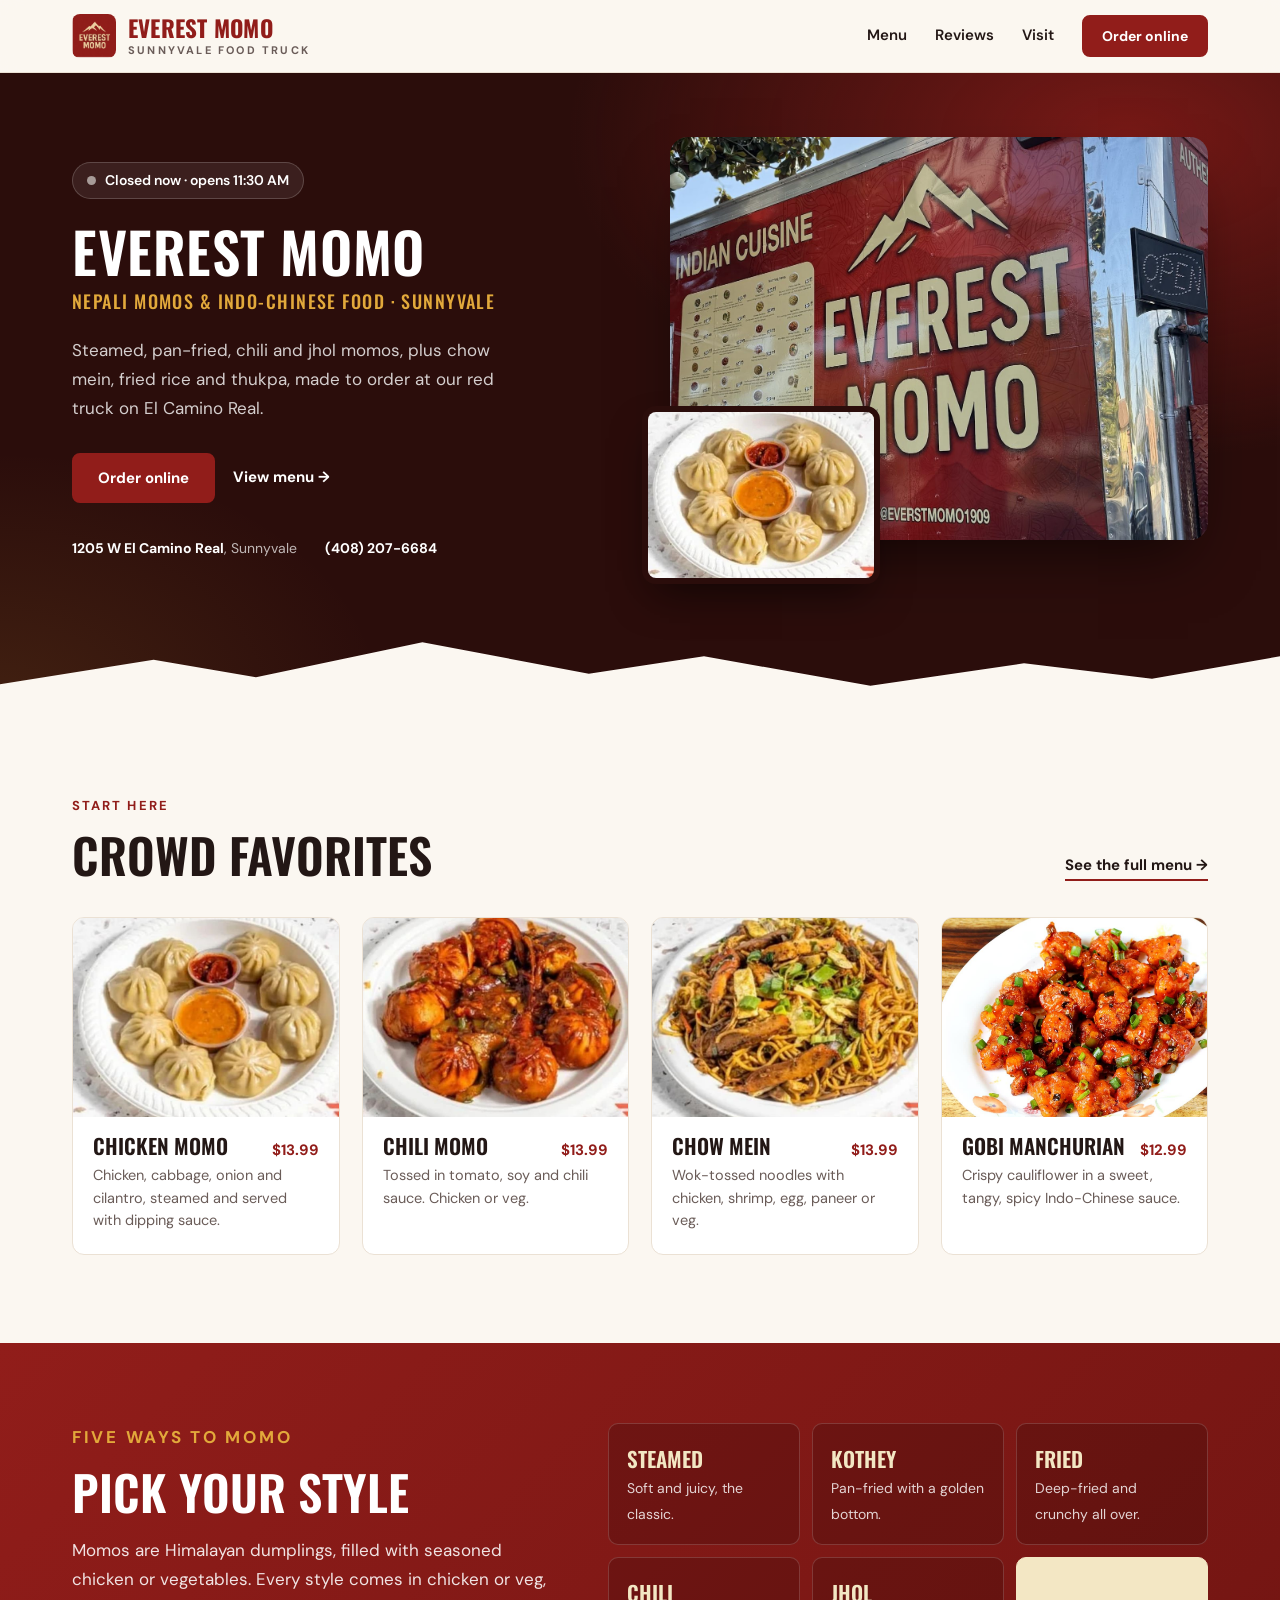
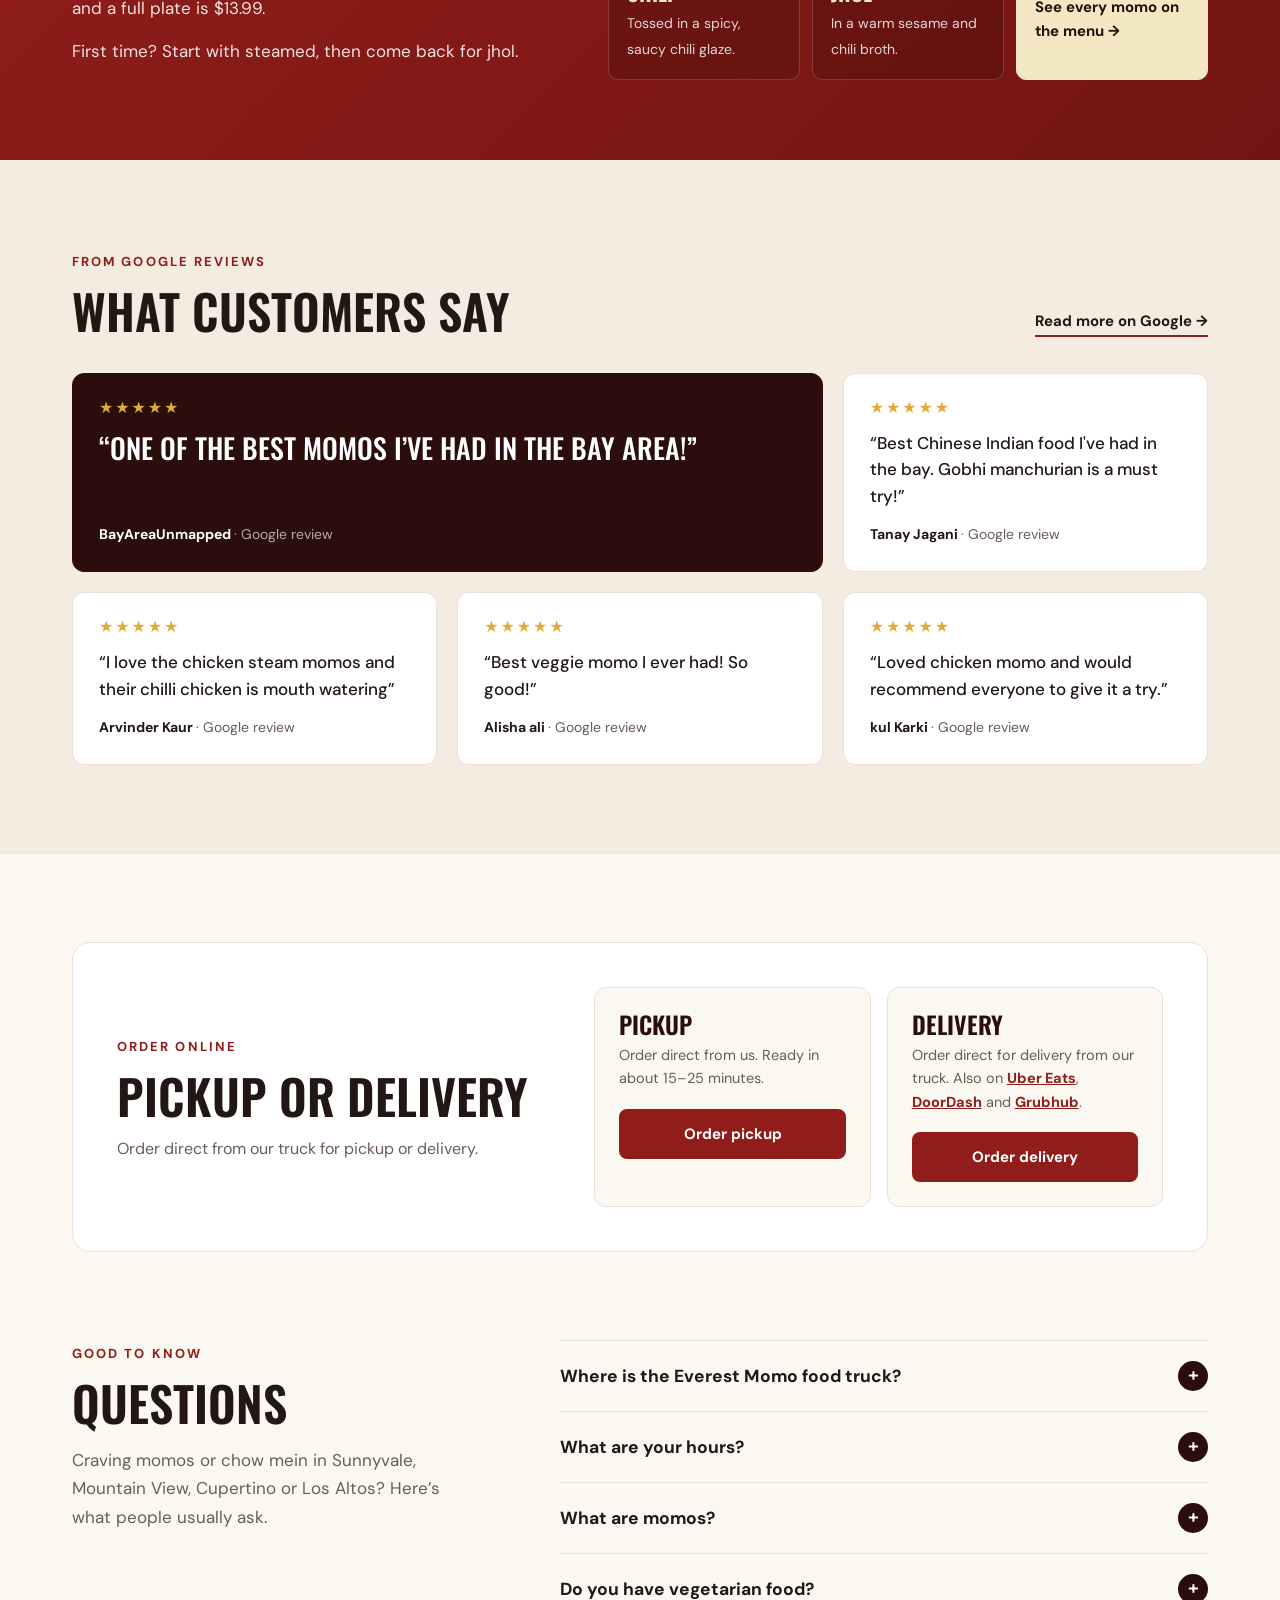
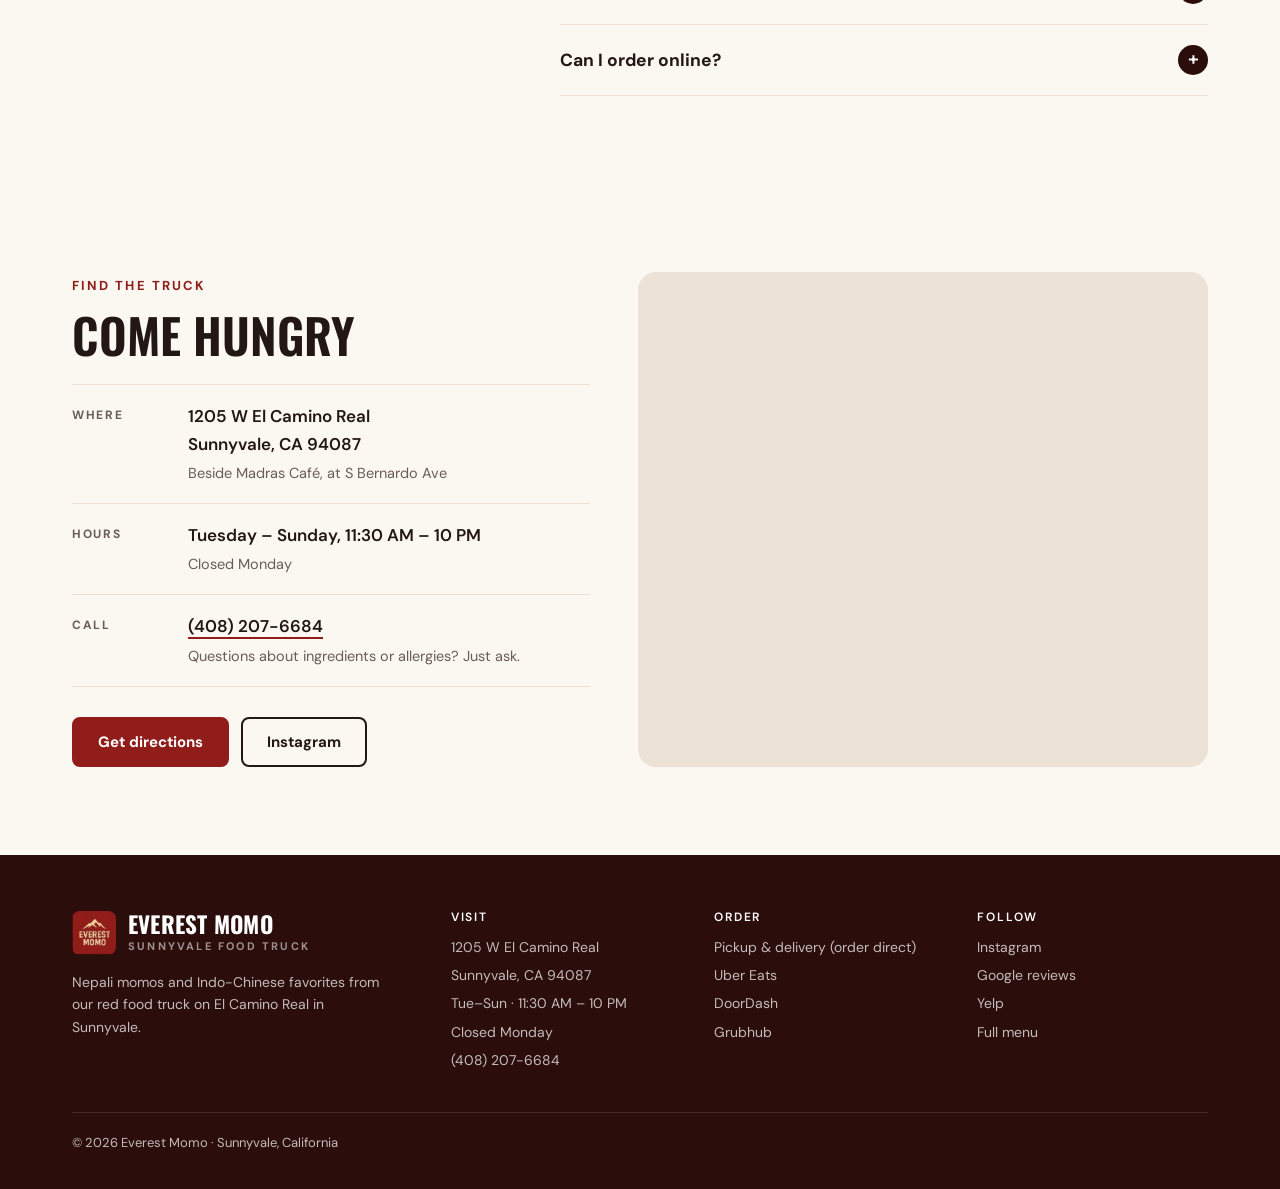
<file: index.html>
<!DOCTYPE html>
<html lang="en">
<head>
<meta charset="utf-8"><meta name="viewport" content="width=device-width, initial-scale=1">
<title>Everest Momo | Momos, Chow Mein &amp; Nepali Food in Sunnyvale, CA</title><meta name="description" content="Nepali food truck at 1205 W El Camino Real, Sunnyvale, serving momos, chow mein, thukpa, gobi manchurian and chili chicken. Order pickup or delivery online. Open Tue–Sun 11:30 AM–10 PM."><meta name="robots" content="index, follow, max-image-preview:large"><meta name="theme-color" content="#2b0d0b">
<link rel="icon" href="assets/logo.png" type="image/png"><link rel="apple-touch-icon" href="assets/logo.png">
<meta property="og:type" content="website"><meta property="og:locale" content="en_US"><meta property="og:site_name" content="Everest Momo"><meta property="og:title" content="Everest Momo | Momos, Chow Mein &amp; Nepali Food in Sunnyvale, CA"><meta property="og:description" content="Nepali food truck at 1205 W El Camino Real, Sunnyvale, serving momos, chow mein, thukpa, gobi manchurian and chili chicken. Order pickup or delivery online. Open Tue–Sun 11:30 AM–10 PM."><link rel="canonical" href="https://everestmomotruck.com/"><meta property="og:url" content="https://everestmomotruck.com/"><meta property="og:image" content="https://everestmomotruck.com/assets/truck.jpg"><meta property="og:image:alt" content="The red Everest Momo food truck"><meta name="twitter:card" content="summary_large_image">
<link rel="preconnect" href="https://fonts.googleapis.com"><link rel="preconnect" href="https://fonts.gstatic.com" crossorigin>
<link rel="stylesheet" href="https://fonts.googleapis.com/css2?family=DM+Sans:opsz,wght@9..40,400;9..40,500;9..40,600;9..40,700&family=Oswald:wght@500;600;700&display=swap">
<link rel="stylesheet" href="styles.css?v=5">
<script type="application/ld+json">{"@context": "https://schema.org", "@type": "Restaurant", "@id": "https://everestmomotruck.com/#restaurant", "name": "Everest Momo", "url": "https://everestmomotruck.com/", "description": "Nepali food truck in Sunnyvale serving momos, chow mein, thukpa and Indo-Chinese dishes.", "image": ["https://everestmomotruck.com/assets/truck.jpg", "https://everestmomotruck.com/assets/menu/chicken-momo.jpg", "https://everestmomotruck.com/assets/menu/veg-chili-momo.jpg"], "logo": "https://everestmomotruck.com/assets/logo.png", "telephone": "+1-408-207-6684", "servesCuisine": ["Nepalese", "Himalayan", "Indo-Chinese", "Momos"], "priceRange": "$10–20", "address": {"@type": "PostalAddress", "streetAddress": "1205 W El Camino Real", "addressLocality": "Sunnyvale", "addressRegion": "CA", "postalCode": "94087", "addressCountry": "US"}, "geo": {"@type": "GeoCoordinates", "latitude": 37.374473, "longitude": -122.0564154}, "hasMap": "https://maps.google.com/?cid=6776521210204491528", "areaServed": [{"@type": "City", "name": "Sunnyvale"}, {"@type": "City", "name": "Mountain View"}, {"@type": "City", "name": "Cupertino"}, {"@type": "City", "name": "Los Altos"}, {"@type": "City", "name": "Santa Clara"}], "openingHoursSpecification": {"@type": "OpeningHoursSpecification", "dayOfWeek": ["Tuesday", "Wednesday", "Thursday", "Friday", "Saturday", "Sunday"], "opens": "11:30", "closes": "22:00"}, "acceptsReservations": false, "hasMenu": "https://everestmomotruck.com/menu/", "sameAs": ["https://www.instagram.com/everestmomo1909/", "https://www.yelp.com/biz/everest-momo-sunnyvale-5", "https://maps.google.com/?cid=6776521210204491528"], "potentialAction": [{"@type": "OrderAction", "target": "https://o.spoton.com/BL-8ED3-028B-2F84"}, {"@type": "OrderAction", "target": "https://www.ubereats.com/store/everest-momo-w-el-camino-real-sunnyvale-1205-w-el-camino-real/ZWgvqTUqWvi0kQ3XsI27Cw"}, {"@type": "OrderAction", "target": "https://www.doordash.com/store/everest-momo-sunnyvale-34763419/"}, {"@type": "OrderAction", "target": "https://www.grubhub.com/restaurant/everest-momo-1205-w-el-camino-real-sunnyvale/12244016"}]}</script>
<script type="application/ld+json">{"@context": "https://schema.org", "@type": "FAQPage", "mainEntity": [{"@type": "Question", "name": "Where is the Everest Momo food truck?", "acceptedAnswer": {"@type": "Answer", "text": "We park at 1205 W El Camino Real in Sunnyvale, beside Madras Café at S Bernardo Ave. That’s right on the Sunnyvale–Mountain View line, a short drive from Cupertino, Los Altos and Santa Clara."}}, {"@type": "Question", "name": "What are your hours?", "acceptedAnswer": {"@type": "Answer", "text": "We’re open Tuesday to Sunday, 11:30 AM to 10 PM. We’re closed on Mondays."}}, {"@type": "Question", "name": "What are momos?", "acceptedAnswer": {"@type": "Answer", "text": "Momos are Himalayan dumplings from Nepal and Tibet, filled with seasoned chicken or vegetables. We make them steamed, pan-fried (kothey), deep-fried, chili and jhol (in a sesame and chili broth)."}}, {"@type": "Question", "name": "Do you have vegetarian food?", "acceptedAnswer": {"@type": "Answer", "text": "Yes. Every momo style comes in veg, and we also make veg and paneer chow mein, veg and paneer fried rice, paneer chilli, gobi manchurian and samosas."}}, {"@type": "Question", "name": "Can I order online?", "acceptedAnswer": {"@type": "Answer", "text": "Yes. Order pickup or delivery direct from our truck online. Pickup is usually ready in 15–25 minutes. We’re also on Uber Eats, DoorDash and Grubhub."}}]}</script>
</head>
<body>
<a class="skip-link" href="#main">Skip to content</a>
<header class="site-header"><div class="shell header-inner">
  <a class="wordmark" href="index.html" aria-label="Everest Momo, home"><img src="assets/logo.png" alt="" width="230" height="230"><span><span class="wordmark-name">Everest Momo</span><span class="wordmark-sub">Sunnyvale food truck</span></span></a>
  <nav class="nav" aria-label="Main">
    <a href="menu/index.html">Menu</a>
    <a class="nav-hide" href="index.html#reviews">Reviews</a>
    <a class="nav-hide" href="index.html#visit">Visit</a>
    <button class="button button-small" type="button" data-order aria-haspopup="dialog">Order online</button>
  </nav>
</div></header>
<main id="main">
  <section class="hero" aria-labelledby="hero-title">
    <div class="shell hero-inner">
      <div class="hero-copy">
        <p class="status" data-status><span class="status-dot" aria-hidden="true"></span><span data-status-text>Open Tue–Sun 11:30 AM – 10 PM</span></p>
        <h1 id="hero-title">Everest Momo</h1>
        <p class="hero-sub">Nepali momos &amp; Indo-Chinese food · Sunnyvale</p>
        <p class="hero-lede">Steamed, pan-fried, chili and jhol momos, plus chow mein, fried rice and thukpa, made to order at our red truck on El Camino Real.</p>
        <div class="actions"><button class="button" type="button" data-order aria-haspopup="dialog">Order online</button><a class="hero-menu-link" href="menu/index.html">View menu →</a></div>
        <ul class="hero-facts">
          <li><strong>1205 W El Camino Real</strong>, Sunnyvale</li>
          <li><a href="tel:+14082076684"><strong>(408) 207-6684</strong></a></li>
        </ul>
      </div>
      <div class="hero-media">
        <div class="photo-main"><img src="assets/truck.jpg" alt="The red Everest Momo food truck with its cream mountain logo" width="1800" height="1013" fetchpriority="high"></div>
        <div class="photo-inset"><img src="assets/menu/chicken-momo.jpg" alt="Steamed chicken momos with dipping sauce" width="1000" height="600"></div>
      </div>
    </div>
  </section>

  <section class="section" aria-labelledby="favorites-title">
    <div class="shell">
      <div class="section-head">
        <div><p class="eyebrow">Start here</p><h2 id="favorites-title">Crowd favorites</h2></div>
        <a class="text-link" href="menu/index.html">See the full menu →</a>
      </div>
      <div class="dish-grid">
      <a class="dish" href="menu/index.html#momos">
        <div class="dish-photo"><img src="assets/menu/chicken-momo.jpg" alt="Steamed chicken momos with dipping sauce" width="1000" height="600" loading="lazy"></div>
        <div class="dish-body"><h3>Chicken momo <span class="price">$13.99</span></h3><p>Chicken, cabbage, onion and cilantro, steamed and served with dipping sauce.</p></div>
      </a>
      <a class="dish" href="menu/index.html#momos">
        <div class="dish-photo"><img src="assets/menu/veg-chili-momo.jpg" alt="Veg chili momos in a spicy red sauce" width="1000" height="600" loading="lazy"></div>
        <div class="dish-body"><h3>Chili momo <span class="price">$13.99</span></h3><p>Tossed in tomato, soy and chili sauce. Chicken or veg.</p></div>
      </a>
      <a class="dish" href="menu/index.html#noodles">
        <div class="dish-photo"><img src="assets/menu/chicken-chowmein.jpg" alt="Chicken chow mein with cabbage and bell pepper" width="1000" height="600" loading="lazy"></div>
        <div class="dish-body"><h3>Chow mein <span class="price">$13.99</span></h3><p>Wok-tossed noodles with chicken, shrimp, egg, paneer or veg.</p></div>
      </a>
      <a class="dish" href="menu/index.html#appetizers">
        <div class="dish-photo"><img src="assets/menu/gobi-manchurian.jpg" alt="Crispy gobi manchurian in a glossy sauce" width="1000" height="600" loading="lazy"></div>
        <div class="dish-body"><h3>Gobi manchurian <span class="price">$12.99</span></h3><p>Crispy cauliflower in a sweet, tangy, spicy Indo-Chinese sauce.</p></div>
      </a>
      </div>
    </div>
  </section>

  <section class="band" aria-labelledby="styles-title">
    <div class="shell band-inner">
      <div>
        <p class="eyebrow">Five ways to momo</p>
        <h2 id="styles-title">Pick your style</h2>
        <p>Momos are Himalayan dumplings, filled with seasoned chicken or vegetables. Every style comes in chicken or veg, and a full plate is $13.99.</p>
        <p>First time? Start with steamed, then come back for jhol.</p>
      </div>
      <ul class="styles">
        <li><strong>Steamed</strong><span>Soft and juicy, the classic.</span></li>
        <li><strong>Kothey</strong><span>Pan-fried with a golden bottom.</span></li>
        <li><strong>Fried</strong><span>Deep-fried and crunchy all over.</span></li>
        <li><strong>Chili</strong><span>Tossed in a spicy, saucy chili glaze.</span></li>
        <li><strong>Jhol</strong><span>In a warm sesame and chili broth.</span></li>
        <li class="styles-cta"><a href="menu/index.html#momos">See every momo on the menu →</a></li>
      </ul>
    </div>
  </section>

  <section class="section reviews" id="reviews" aria-labelledby="reviews-title">
    <div class="shell">
      <div class="section-head">
        <div><p class="eyebrow">From Google reviews</p><h2 id="reviews-title">What customers say</h2></div>
        <a class="text-link" href="https://search.google.com/local/reviews?placeid=ChIJZ9e7FVi3j4ARCI8jGyMKC14" target="_blank" rel="noopener noreferrer">Read more on Google →</a>
      </div>
      <div class="reviews-grid"><figure class="review"><div class="stars" aria-label="5 out of 5 stars">★★★★★</div><blockquote>“One of the best momos I’ve had in the Bay Area!”</blockquote><figcaption>BayAreaUnmapped <span>· Google review</span></figcaption></figure><figure class="review"><div class="stars" aria-label="5 out of 5 stars">★★★★★</div><blockquote>“Best Chinese Indian food I&#x27;ve had in the bay. Gobhi manchurian is a must try!”</blockquote><figcaption>Tanay Jagani <span>· Google review</span></figcaption></figure><figure class="review"><div class="stars" aria-label="5 out of 5 stars">★★★★★</div><blockquote>“I love the chicken steam momos and their chilli chicken is mouth watering”</blockquote><figcaption>Arvinder Kaur <span>· Google review</span></figcaption></figure><figure class="review"><div class="stars" aria-label="5 out of 5 stars">★★★★★</div><blockquote>“Best veggie momo I ever had! So good!”</blockquote><figcaption>Alisha ali <span>· Google review</span></figcaption></figure><figure class="review"><div class="stars" aria-label="5 out of 5 stars">★★★★★</div><blockquote>“Loved chicken momo and would recommend everyone to give it a try.”</blockquote><figcaption>kul Karki <span>· Google review</span></figcaption></figure></div>
    </div>
  </section>
  <section class="section order" aria-labelledby="order-title">
    <div class="shell">
      <div class="order-card">
        <div class="order-copy"><p class="eyebrow">Order online</p><h2 id="order-title">Pickup or delivery</h2><p>Order direct from our truck for pickup or delivery.</p></div>
        <div class="order-options">
          <div class="order-option"><h3>Pickup</h3><p>Order direct from us. Ready in about 15–25 minutes.</p><a class="button" href="https://o.spoton.com/BL-8ED3-028B-2F84" target="_blank" rel="noopener noreferrer">Order pickup</a></div>
          <div class="order-option"><h3>Delivery</h3><p>Order direct for delivery from our truck. Also on <a href="https://www.ubereats.com/store/everest-momo-w-el-camino-real-sunnyvale-1205-w-el-camino-real/ZWgvqTUqWvi0kQ3XsI27Cw" target="_blank" rel="noopener noreferrer">Uber Eats</a>, <a href="https://www.doordash.com/store/everest-momo-sunnyvale-34763419/" target="_blank" rel="noopener noreferrer">DoorDash</a> and <a href="https://www.grubhub.com/restaurant/everest-momo-1205-w-el-camino-real-sunnyvale/12244016" target="_blank" rel="noopener noreferrer">Grubhub</a>.</p><a class="button" href="https://o.spoton.com/BL-8ED3-028B-2F84" target="_blank" rel="noopener noreferrer">Order delivery</a></div>
        </div>
      </div>
    </div>
  </section>

  <section class="section faq" id="faq" aria-labelledby="faq-title">
    <div class="shell faq-inner">
      <div><p class="eyebrow">Good to know</p><h2 id="faq-title">Questions</h2><p class="faq-lede">Craving momos or chow mein in Sunnyvale, Mountain View, Cupertino or Los Altos? Here’s what people usually ask.</p></div>
      <div class="faq-list"><details class="faq-item"><summary>Where is the Everest Momo food truck?</summary><p>We park at 1205 W El Camino Real in Sunnyvale, beside Madras Café at S Bernardo Ave. That’s right on the Sunnyvale–Mountain View line, a short drive from Cupertino, Los Altos and Santa Clara.</p></details><details class="faq-item"><summary>What are your hours?</summary><p>We’re open Tuesday to Sunday, 11:30 AM to 10 PM. We’re closed on Mondays.</p></details><details class="faq-item"><summary>What are momos?</summary><p>Momos are Himalayan dumplings from Nepal and Tibet, filled with seasoned chicken or vegetables. We make them steamed, pan-fried (kothey), deep-fried, chili and jhol (in a sesame and chili broth).</p></details><details class="faq-item"><summary>Do you have vegetarian food?</summary><p>Yes. Every momo style comes in veg, and we also make veg and paneer chow mein, veg and paneer fried rice, paneer chilli, gobi manchurian and samosas.</p></details><details class="faq-item"><summary>Can I order online?</summary><p>Yes. Order pickup or delivery direct from our truck online. Pickup is usually ready in 15–25 minutes. We’re also on Uber Eats, DoorDash and Grubhub.</p></details></div>
    </div>
  </section>

  <section class="section visit" id="visit" aria-labelledby="visit-title">
    <div class="shell">
      <div class="visit-grid">
        <div>
          <p class="eyebrow">Find the truck</p>
          <h2 id="visit-title">Come hungry</h2>
          <dl class="info-list">
            <div class="info-row"><dt>Where</dt><dd>1205 W El Camino Real<br>Sunnyvale, CA 94087<span class="info-note">Beside Madras Café, at S Bernardo Ave</span></dd></div>
            <div class="info-row"><dt>Hours</dt><dd>Tuesday – Sunday, 11:30 AM – 10 PM<span class="info-note">Closed Monday</span></dd></div>
            <div class="info-row"><dt>Call</dt><dd><a href="tel:+14082076684">(408) 207-6684</a><span class="info-note">Questions about ingredients or allergies? Just ask.</span></dd></div>
          </dl>
          <div class="actions"><a class="button" href="https://www.google.com/maps/search/?api=1&query=Everest+Momo&query_place_id=ChIJZ9e7FVi3j4ARCI8jGyMKC14" target="_blank" rel="noopener noreferrer">Get directions</a><a class="button button-outline" href="https://www.instagram.com/everestmomo1909/" target="_blank" rel="noopener noreferrer">Instagram</a></div>
        </div>
        <div class="map"><iframe title="Map to Everest Momo, 1205 W El Camino Real, Sunnyvale" src="https://www.google.com/maps?q=Everest+Momo,+1205+W+El+Camino+Real,+Sunnyvale,+CA+94087&amp;output=embed" loading="lazy" referrerpolicy="no-referrer-when-downgrade"></iframe></div>
      </div>
    </div>
  </section>
</main>
<footer class="footer"><div class="shell">
  <div class="footer-inner">
    <div><a class="wordmark" href="index.html" aria-label="Everest Momo, home"><img src="assets/logo.png" alt="" width="230" height="230"><span><span class="wordmark-name">Everest Momo</span><span class="wordmark-sub">Sunnyvale food truck</span></span></a><p class="footer-about">Nepali momos and Indo-Chinese favorites from our red food truck on El Camino Real in Sunnyvale.</p></div>
    <div><h3>Visit</h3><ul><li>1205 W El Camino Real</li><li>Sunnyvale, CA 94087</li><li>Tue–Sun · 11:30 AM – 10 PM</li><li>Closed Monday</li><li><a href="tel:+14082076684">(408) 207-6684</a></li></ul></div>
    <div><h3>Order</h3><ul><li><a href="https://o.spoton.com/BL-8ED3-028B-2F84" target="_blank" rel="noopener noreferrer">Pickup &amp; delivery (order direct)</a></li><li><a href="https://www.ubereats.com/store/everest-momo-w-el-camino-real-sunnyvale-1205-w-el-camino-real/ZWgvqTUqWvi0kQ3XsI27Cw" target="_blank" rel="noopener noreferrer">Uber Eats</a></li><li><a href="https://www.doordash.com/store/everest-momo-sunnyvale-34763419/" target="_blank" rel="noopener noreferrer">DoorDash</a></li><li><a href="https://www.grubhub.com/restaurant/everest-momo-1205-w-el-camino-real-sunnyvale/12244016" target="_blank" rel="noopener noreferrer">Grubhub</a></li></ul></div>
    <div><h3>Follow</h3><ul><li><a href="https://www.instagram.com/everestmomo1909/" target="_blank" rel="noopener noreferrer">Instagram</a></li><li><a href="https://search.google.com/local/reviews?placeid=ChIJZ9e7FVi3j4ARCI8jGyMKC14" target="_blank" rel="noopener noreferrer">Google reviews</a></li><li><a href="https://www.yelp.com/biz/everest-momo-sunnyvale-5" target="_blank" rel="noopener noreferrer">Yelp</a></li><li><a href="menu/index.html">Full menu</a></li></ul></div>
  </div>
  <p class="footer-base">© <span data-year>2026</span> Everest Momo · Sunnyvale, California</p>
</div></footer>
<dialog class="modal" id="order-dialog" aria-labelledby="order-dialog-title">
  <button class="modal-close" type="button" data-close aria-label="Close">×</button>
  <p class="eyebrow">Everest Momo · Sunnyvale</p><h2 id="order-dialog-title">Order online</h2>
  <p>Order direct from our truck. Choose pickup or delivery at checkout.</p>
  <a class="choice" href="https://o.spoton.com/BL-8ED3-028B-2F84" target="_blank" rel="noopener noreferrer"><span><strong>Pickup</strong><small>Ready in about 15–25 minutes</small></span><span aria-hidden="true">→</span></a>
  <a class="choice" href="https://o.spoton.com/BL-8ED3-028B-2F84" target="_blank" rel="noopener noreferrer"><span><strong>Delivery</strong><small>Straight from our truck to your door</small></span><span aria-hidden="true">→</span></a>
  <p class="modal-also">Also on</p>
  <div class="provider-row"><a class="provider uber" href="https://www.ubereats.com/store/everest-momo-w-el-camino-real-sunnyvale-1205-w-el-camino-real/ZWgvqTUqWvi0kQ3XsI27Cw" target="_blank" rel="noopener noreferrer">Uber Eats</a><a class="provider doordash" href="https://www.doordash.com/store/everest-momo-sunnyvale-34763419/" target="_blank" rel="noopener noreferrer">DoorDash</a><a class="provider grubhub" href="https://www.grubhub.com/restaurant/everest-momo-1205-w-el-camino-real-sunnyvale/12244016" target="_blank" rel="noopener noreferrer">Grubhub</a></div>
</dialog>
<noscript><p class="nojs">Order online: <a href="https://o.spoton.com/BL-8ED3-028B-2F84">pickup or delivery</a> · <a href="https://www.ubereats.com/store/everest-momo-w-el-camino-real-sunnyvale-1205-w-el-camino-real/ZWgvqTUqWvi0kQ3XsI27Cw">Uber Eats</a> · <a href="https://www.doordash.com/store/everest-momo-sunnyvale-34763419/">DoorDash</a> · <a href="https://www.grubhub.com/restaurant/everest-momo-1205-w-el-camino-real-sunnyvale/12244016">Grubhub</a></p></noscript>
<script src="site.js?v=3" defer></script>
</body>
</html>
</file>
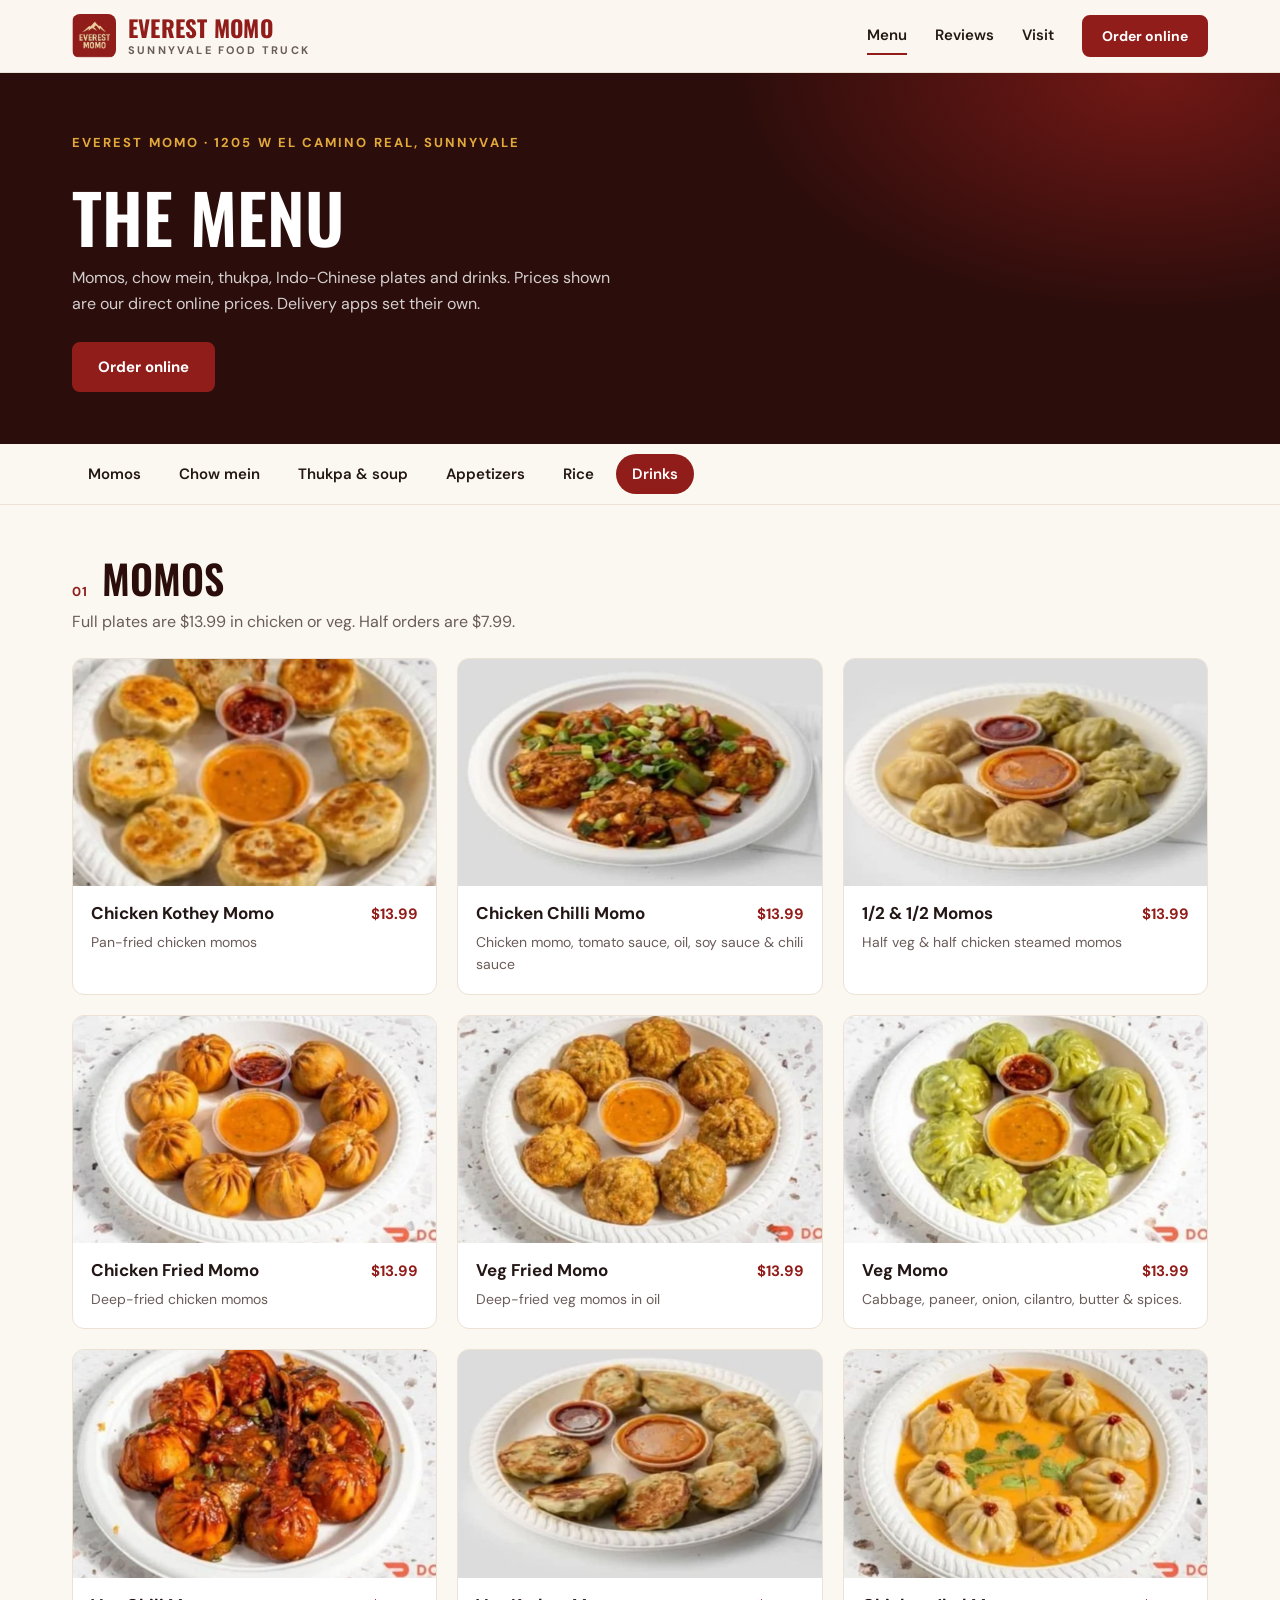
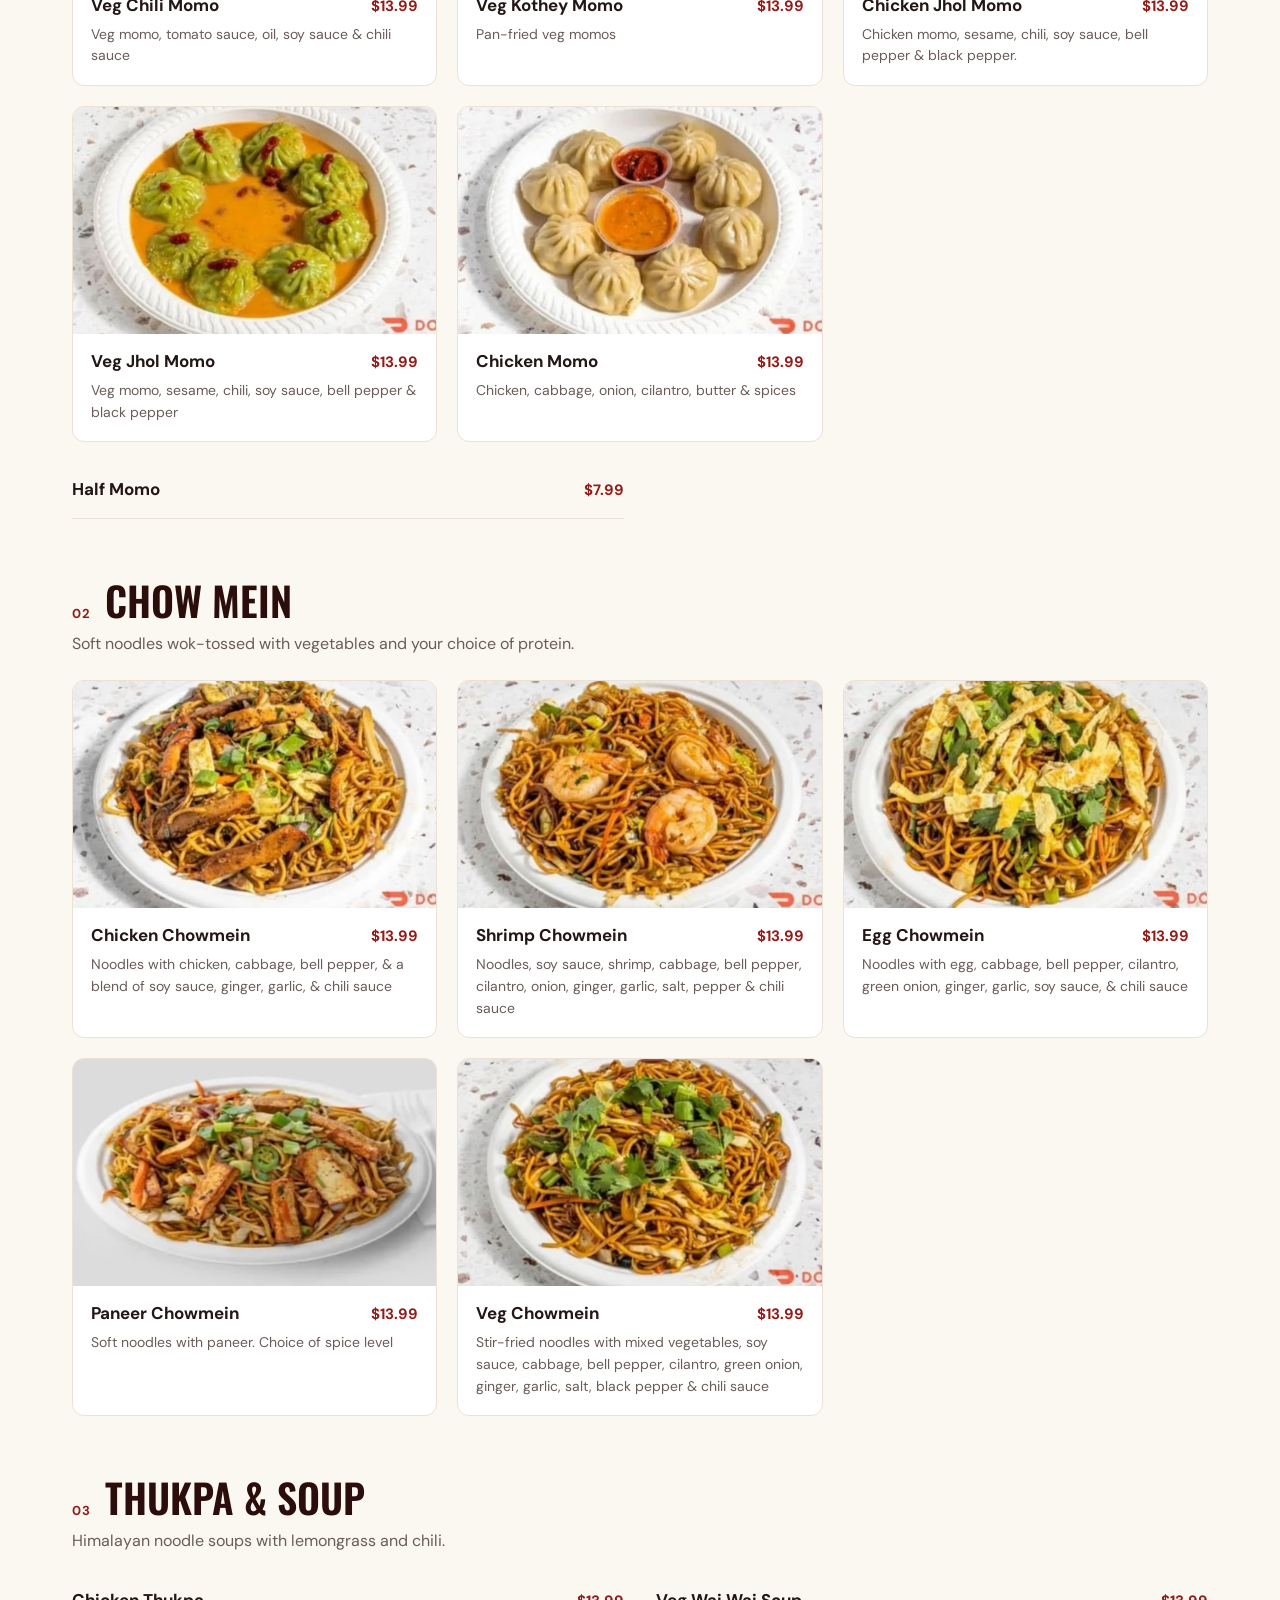
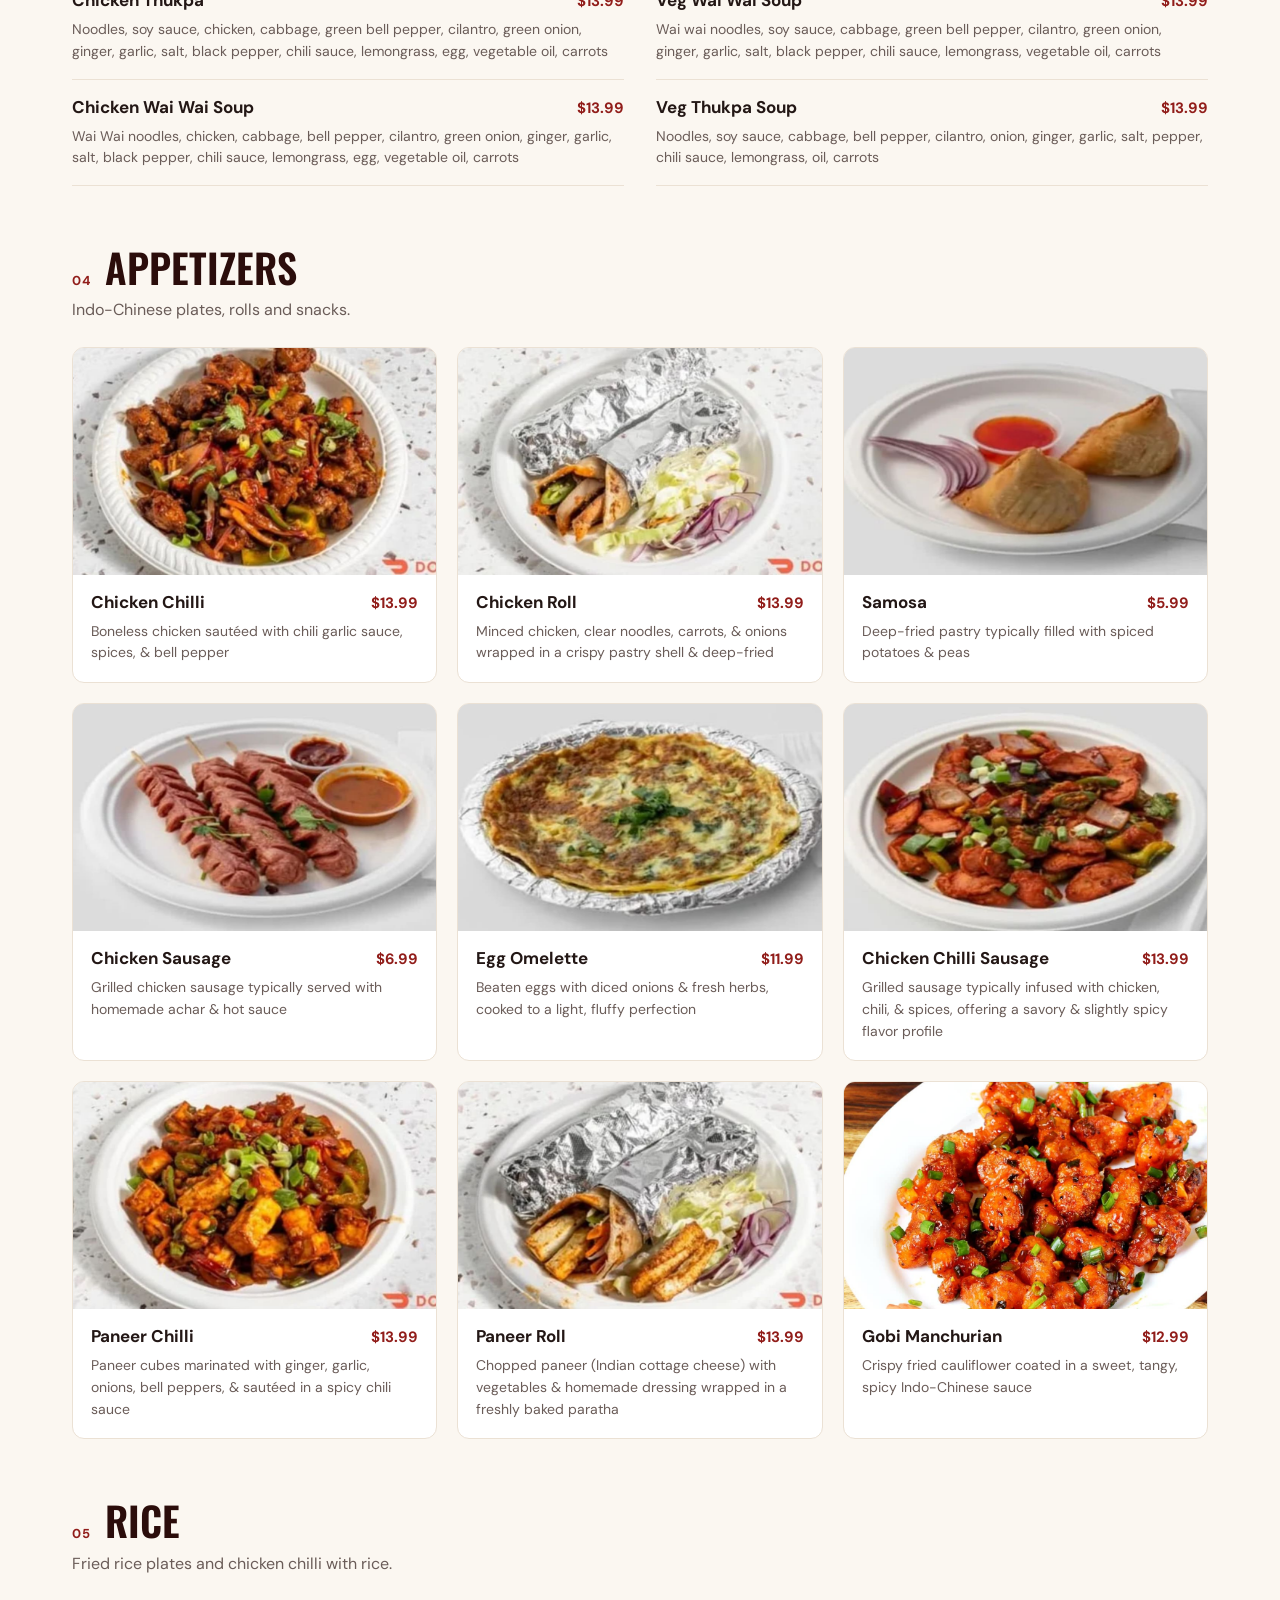
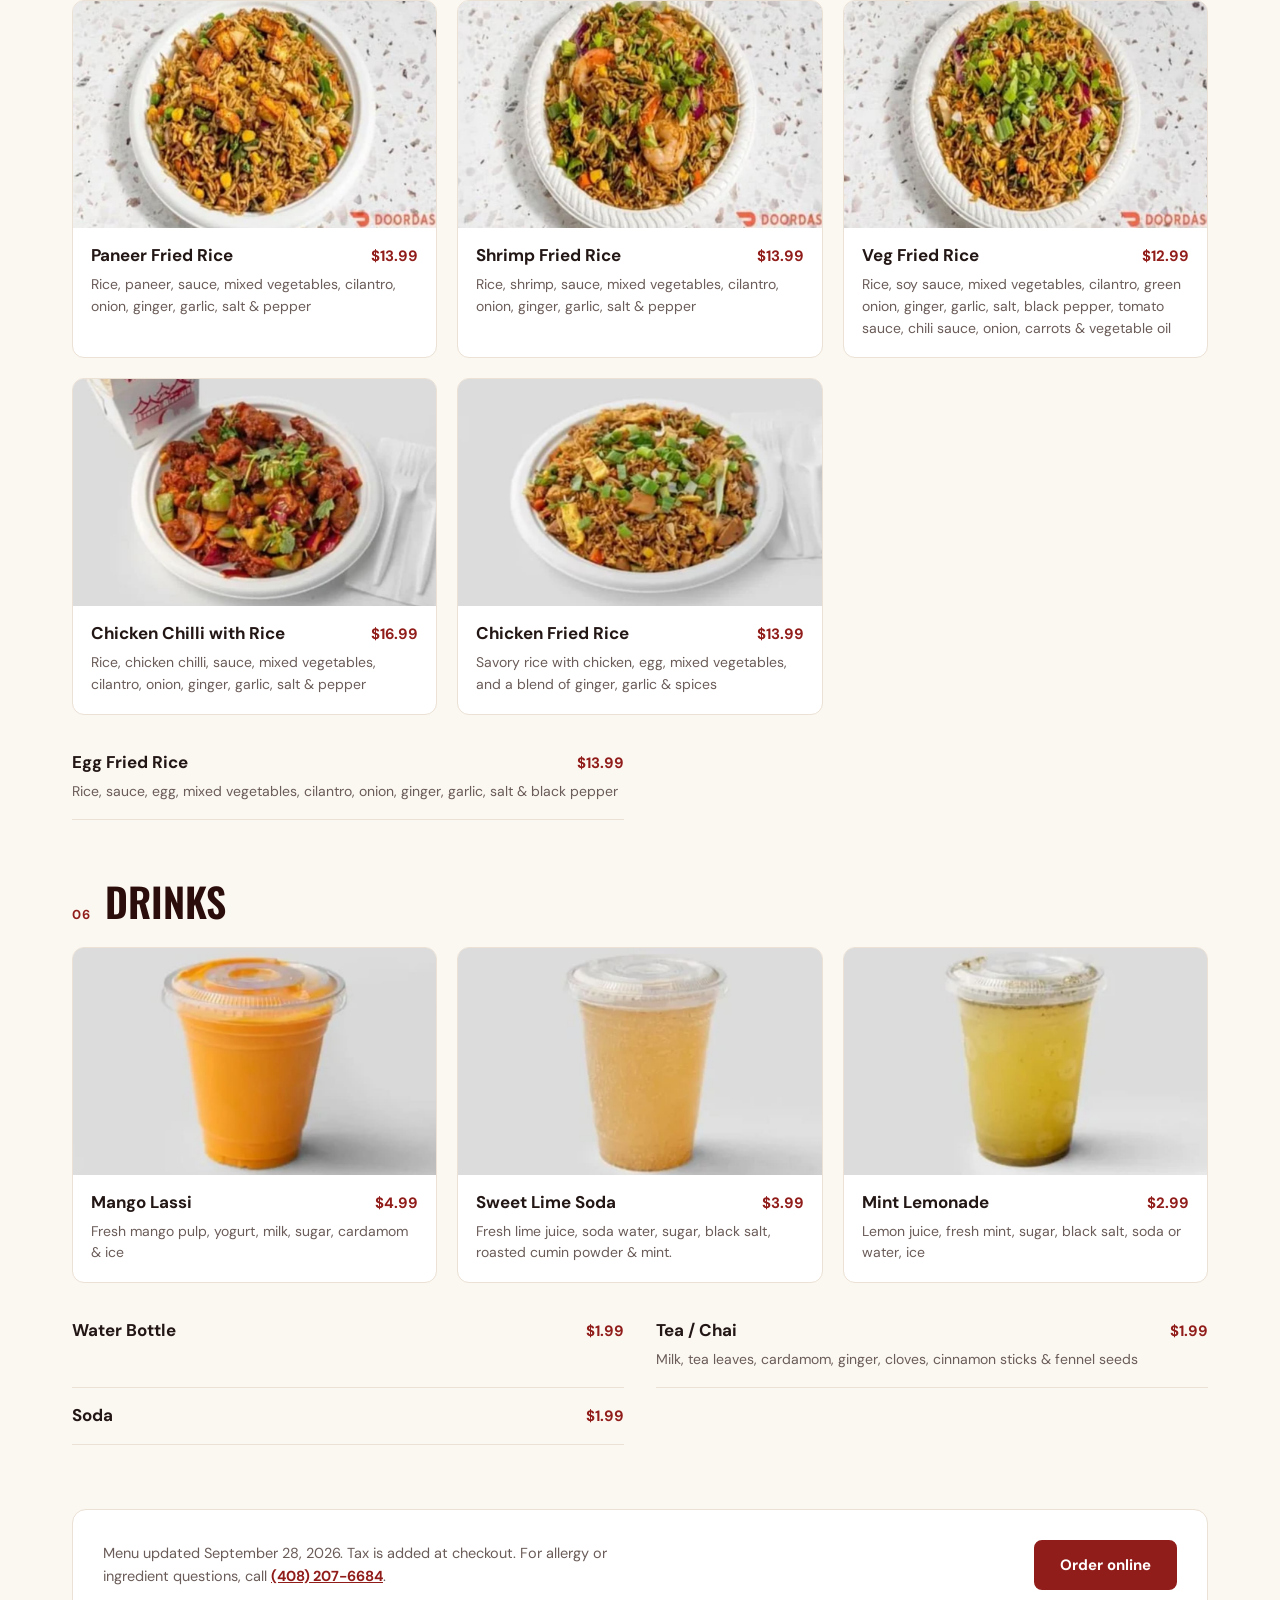
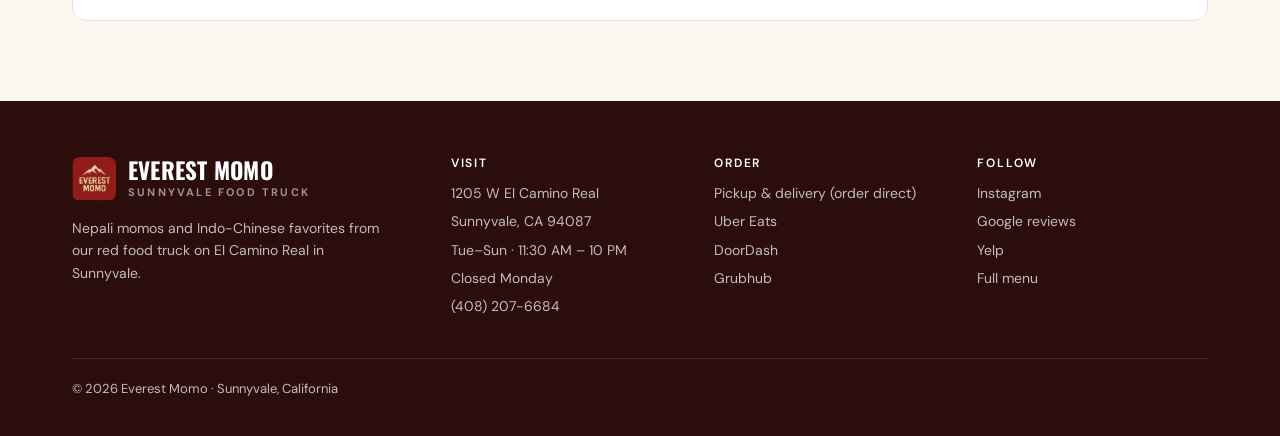
<file: menu/index.html>
<!DOCTYPE html>
<html lang="en">
<head>
<meta charset="utf-8"><meta name="viewport" content="width=device-width, initial-scale=1">
<title>Menu &amp; Prices | Everest Momo, Sunnyvale</title><meta name="description" content="Full Everest Momo menu with prices: momos, chow mein, thukpa, appetizers, rice plates and drinks. Order pickup or delivery online from our Sunnyvale food truck."><meta name="robots" content="index, follow, max-image-preview:large"><meta name="theme-color" content="#2b0d0b">
<link rel="icon" href="../assets/logo.png" type="image/png"><link rel="apple-touch-icon" href="../assets/logo.png">
<meta property="og:type" content="website"><meta property="og:locale" content="en_US"><meta property="og:site_name" content="Everest Momo"><meta property="og:title" content="Menu &amp; Prices | Everest Momo, Sunnyvale"><meta property="og:description" content="Full Everest Momo menu with prices: momos, chow mein, thukpa, appetizers, rice plates and drinks. Order pickup or delivery online from our Sunnyvale food truck."><link rel="canonical" href="https://everestmomotruck.com/menu/"><meta property="og:url" content="https://everestmomotruck.com/menu/"><meta property="og:image" content="https://everestmomotruck.com/assets/truck.jpg"><meta property="og:image:alt" content="The red Everest Momo food truck"><meta name="twitter:card" content="summary_large_image">
<link rel="preconnect" href="https://fonts.googleapis.com"><link rel="preconnect" href="https://fonts.gstatic.com" crossorigin>
<link rel="stylesheet" href="https://fonts.googleapis.com/css2?family=DM+Sans:opsz,wght@9..40,400;9..40,500;9..40,600;9..40,700&family=Oswald:wght@500;600;700&display=swap">
<link rel="stylesheet" href="../styles.css?v=5">
<script type="application/ld+json">{"@context": "https://schema.org", "@type": "Restaurant", "@id": "https://everestmomotruck.com/#restaurant", "name": "Everest Momo", "url": "https://everestmomotruck.com/", "description": "Nepali food truck in Sunnyvale serving momos, chow mein, thukpa and Indo-Chinese dishes.", "image": ["https://everestmomotruck.com/assets/truck.jpg", "https://everestmomotruck.com/assets/menu/chicken-momo.jpg", "https://everestmomotruck.com/assets/menu/veg-chili-momo.jpg"], "logo": "https://everestmomotruck.com/assets/logo.png", "telephone": "+1-408-207-6684", "servesCuisine": ["Nepalese", "Himalayan", "Indo-Chinese", "Momos"], "priceRange": "$10–20", "address": {"@type": "PostalAddress", "streetAddress": "1205 W El Camino Real", "addressLocality": "Sunnyvale", "addressRegion": "CA", "postalCode": "94087", "addressCountry": "US"}, "geo": {"@type": "GeoCoordinates", "latitude": 37.374473, "longitude": -122.0564154}, "hasMap": "https://maps.google.com/?cid=6776521210204491528", "areaServed": [{"@type": "City", "name": "Sunnyvale"}, {"@type": "City", "name": "Mountain View"}, {"@type": "City", "name": "Cupertino"}, {"@type": "City", "name": "Los Altos"}, {"@type": "City", "name": "Santa Clara"}], "openingHoursSpecification": {"@type": "OpeningHoursSpecification", "dayOfWeek": ["Tuesday", "Wednesday", "Thursday", "Friday", "Saturday", "Sunday"], "opens": "11:30", "closes": "22:00"}, "acceptsReservations": false, "hasMenu": "https://everestmomotruck.com/menu/", "sameAs": ["https://www.instagram.com/everestmomo1909/", "https://www.yelp.com/biz/everest-momo-sunnyvale-5", "https://maps.google.com/?cid=6776521210204491528"], "potentialAction": [{"@type": "OrderAction", "target": "https://o.spoton.com/BL-8ED3-028B-2F84"}, {"@type": "OrderAction", "target": "https://www.ubereats.com/store/everest-momo-w-el-camino-real-sunnyvale-1205-w-el-camino-real/ZWgvqTUqWvi0kQ3XsI27Cw"}, {"@type": "OrderAction", "target": "https://www.doordash.com/store/everest-momo-sunnyvale-34763419/"}, {"@type": "OrderAction", "target": "https://www.grubhub.com/restaurant/everest-momo-1205-w-el-camino-real-sunnyvale/12244016"}]}</script>
<script type="application/ld+json">{"@context": "https://schema.org", "@type": "Menu", "@id": "https://everestmomotruck.com/menu/#menu", "name": "Everest Momo menu", "url": "https://everestmomotruck.com/menu/", "inLanguage": "en", "hasMenuSection": [{"@type": "MenuSection", "name": "Momos", "hasMenuItem": [{"@type": "MenuItem", "name": "Chicken Kothey Momo", "offers": {"@type": "Offer", "price": "13.99", "priceCurrency": "USD"}, "description": "Pan-fried chicken momos", "image": "https://everestmomotruck.com/assets/menu/chicken-kothey-momo.jpg"}, {"@type": "MenuItem", "name": "Chicken Chilli Momo", "offers": {"@type": "Offer", "price": "13.99", "priceCurrency": "USD"}, "description": "Chicken momo, tomato sauce, oil, soy sauce & chili sauce", "image": "https://everestmomotruck.com/assets/menu/chicken-chilli-momo.jpg"}, {"@type": "MenuItem", "name": "1/2 & 1/2 Momos", "offers": {"@type": "Offer", "price": "13.99", "priceCurrency": "USD"}, "description": "Half veg & half chicken steamed momos", "image": "https://everestmomotruck.com/assets/menu/half-and-half-momos.jpg"}, {"@type": "MenuItem", "name": "Chicken Fried Momo", "offers": {"@type": "Offer", "price": "13.99", "priceCurrency": "USD"}, "description": "Deep-fried chicken momos", "image": "https://everestmomotruck.com/assets/menu/chicken-fried-momo.jpg"}, {"@type": "MenuItem", "name": "Veg Fried Momo", "offers": {"@type": "Offer", "price": "13.99", "priceCurrency": "USD"}, "description": "Deep-fried veg momos in oil", "image": "https://everestmomotruck.com/assets/menu/veg-fried-momo.jpg"}, {"@type": "MenuItem", "name": "Veg Momo", "offers": {"@type": "Offer", "price": "13.99", "priceCurrency": "USD"}, "description": "Cabbage, paneer, onion, cilantro, butter & spices.", "image": "https://everestmomotruck.com/assets/menu/veg-momo.jpg"}, {"@type": "MenuItem", "name": "Veg Chili Momo", "offers": {"@type": "Offer", "price": "13.99", "priceCurrency": "USD"}, "description": "Veg momo, tomato sauce, oil, soy sauce & chili sauce", "image": "https://everestmomotruck.com/assets/menu/veg-chili-momo.jpg"}, {"@type": "MenuItem", "name": "Veg Kothey Momo", "offers": {"@type": "Offer", "price": "13.99", "priceCurrency": "USD"}, "description": "Pan-fried veg momos", "image": "https://everestmomotruck.com/assets/menu/veg-kothey-momo.jpg"}, {"@type": "MenuItem", "name": "Chicken Jhol Momo", "offers": {"@type": "Offer", "price": "13.99", "priceCurrency": "USD"}, "description": "Chicken momo, sesame, chili, soy sauce, bell pepper & black pepper.", "image": "https://everestmomotruck.com/assets/menu/chicken-jhol-momo.jpg"}, {"@type": "MenuItem", "name": "Veg Jhol Momo", "offers": {"@type": "Offer", "price": "13.99", "priceCurrency": "USD"}, "description": "Veg momo, sesame, chili, soy sauce, bell pepper & black pepper", "image": "https://everestmomotruck.com/assets/menu/veg-jhol-momo.jpg"}, {"@type": "MenuItem", "name": "Chicken Momo", "offers": {"@type": "Offer", "price": "13.99", "priceCurrency": "USD"}, "description": "Chicken, cabbage, onion, cilantro, butter & spices", "image": "https://everestmomotruck.com/assets/menu/chicken-momo.jpg"}, {"@type": "MenuItem", "name": "Half Momo", "offers": {"@type": "Offer", "price": "7.99", "priceCurrency": "USD"}}]}, {"@type": "MenuSection", "name": "Chow mein", "hasMenuItem": [{"@type": "MenuItem", "name": "Chicken Chowmein", "offers": {"@type": "Offer", "price": "13.99", "priceCurrency": "USD"}, "description": "Noodles with chicken, cabbage, bell pepper, & a blend of soy sauce, ginger, garlic, & chili sauce", "image": "https://everestmomotruck.com/assets/menu/chicken-chowmein.jpg"}, {"@type": "MenuItem", "name": "Shrimp Chowmein", "offers": {"@type": "Offer", "price": "13.99", "priceCurrency": "USD"}, "description": "Noodles, soy sauce, shrimp, cabbage, bell pepper, cilantro, onion, ginger, garlic, salt, pepper & chili sauce", "image": "https://everestmomotruck.com/assets/menu/shrimp-chowmein.jpg"}, {"@type": "MenuItem", "name": "Egg Chowmein", "offers": {"@type": "Offer", "price": "13.99", "priceCurrency": "USD"}, "description": "Noodles with egg, cabbage, bell pepper, cilantro, green onion, ginger, garlic, soy sauce, & chili sauce", "image": "https://everestmomotruck.com/assets/menu/egg-chowmein.jpg"}, {"@type": "MenuItem", "name": "Paneer Chowmein", "offers": {"@type": "Offer", "price": "13.99", "priceCurrency": "USD"}, "description": "Soft noodles with paneer. Choice of spice level", "image": "https://everestmomotruck.com/assets/menu/paneer-chowmein.jpg"}, {"@type": "MenuItem", "name": "Veg Chowmein", "offers": {"@type": "Offer", "price": "13.99", "priceCurrency": "USD"}, "description": "Stir-fried noodles with mixed vegetables, soy sauce, cabbage, bell pepper, cilantro, green onion, ginger, garlic, salt, black pepper & chili sauce", "image": "https://everestmomotruck.com/assets/menu/veg-chowmein.jpg"}]}, {"@type": "MenuSection", "name": "Thukpa & soup", "hasMenuItem": [{"@type": "MenuItem", "name": "Chicken Thukpa", "offers": {"@type": "Offer", "price": "13.99", "priceCurrency": "USD"}, "description": "Noodles, soy sauce, chicken, cabbage, green bell pepper, cilantro, green onion, ginger, garlic, salt, black pepper, chili sauce, lemongrass, egg, vegetable oil, carrots"}, {"@type": "MenuItem", "name": "Veg Wai Wai Soup", "offers": {"@type": "Offer", "price": "13.99", "priceCurrency": "USD"}, "description": "Wai wai noodles, soy sauce, cabbage, green bell pepper, cilantro, green onion, ginger, garlic, salt, black pepper, chili sauce, lemongrass, vegetable oil, carrots"}, {"@type": "MenuItem", "name": "Chicken Wai Wai Soup", "offers": {"@type": "Offer", "price": "13.99", "priceCurrency": "USD"}, "description": "Wai Wai noodles, chicken, cabbage, bell pepper, cilantro, green onion, ginger, garlic, salt, black pepper, chili sauce, lemongrass, egg, vegetable oil, carrots"}, {"@type": "MenuItem", "name": "Veg Thukpa Soup", "offers": {"@type": "Offer", "price": "13.99", "priceCurrency": "USD"}, "description": "Noodles, soy sauce, cabbage, bell pepper, cilantro, onion, ginger, garlic, salt, pepper, chili sauce, lemongrass, oil, carrots"}]}, {"@type": "MenuSection", "name": "Appetizers", "hasMenuItem": [{"@type": "MenuItem", "name": "Chicken Chilli", "offers": {"@type": "Offer", "price": "13.99", "priceCurrency": "USD"}, "description": "Boneless chicken sautéed with chili garlic sauce, spices, & bell pepper", "image": "https://everestmomotruck.com/assets/menu/chicken-chilli.jpg"}, {"@type": "MenuItem", "name": "Chicken Roll", "offers": {"@type": "Offer", "price": "13.99", "priceCurrency": "USD"}, "description": "Minced chicken, clear noodles, carrots, & onions wrapped in a crispy pastry shell & deep-fried", "image": "https://everestmomotruck.com/assets/menu/chicken-roll.jpg"}, {"@type": "MenuItem", "name": "Samosa", "offers": {"@type": "Offer", "price": "5.99", "priceCurrency": "USD"}, "description": "Deep-fried pastry typically filled with spiced potatoes & peas", "image": "https://everestmomotruck.com/assets/menu/samosa.jpg"}, {"@type": "MenuItem", "name": "Chicken Sausage", "offers": {"@type": "Offer", "price": "6.99", "priceCurrency": "USD"}, "description": "Grilled chicken sausage typically served with homemade achar & hot sauce", "image": "https://everestmomotruck.com/assets/menu/chicken-sausage.jpg"}, {"@type": "MenuItem", "name": "Egg Omelette", "offers": {"@type": "Offer", "price": "11.99", "priceCurrency": "USD"}, "description": "Beaten eggs with diced onions & fresh herbs, cooked to a light, fluffy perfection", "image": "https://everestmomotruck.com/assets/menu/egg-omelette.jpg"}, {"@type": "MenuItem", "name": "Chicken Chilli Sausage", "offers": {"@type": "Offer", "price": "13.99", "priceCurrency": "USD"}, "description": "Grilled sausage typically infused with chicken, chili, & spices, offering a savory & slightly spicy flavor profile", "image": "https://everestmomotruck.com/assets/menu/chicken-chilli-sausage.jpg"}, {"@type": "MenuItem", "name": "Paneer Chilli", "offers": {"@type": "Offer", "price": "13.99", "priceCurrency": "USD"}, "description": "Paneer cubes marinated with ginger, garlic, onions, bell peppers, & sautéed in a spicy chili sauce", "image": "https://everestmomotruck.com/assets/menu/paneer-chilli.jpg"}, {"@type": "MenuItem", "name": "Paneer Roll", "offers": {"@type": "Offer", "price": "13.99", "priceCurrency": "USD"}, "description": "Chopped paneer (Indian cottage cheese) with vegetables & homemade dressing wrapped in a freshly baked paratha", "image": "https://everestmomotruck.com/assets/menu/paneer-roll.jpg"}, {"@type": "MenuItem", "name": "Gobi Manchurian", "offers": {"@type": "Offer", "price": "12.99", "priceCurrency": "USD"}, "description": "Crispy fried cauliflower coated in a sweet, tangy, spicy Indo-Chinese sauce", "image": "https://everestmomotruck.com/assets/menu/gobi-manchurian.jpg"}]}, {"@type": "MenuSection", "name": "Rice", "hasMenuItem": [{"@type": "MenuItem", "name": "Paneer Fried Rice", "offers": {"@type": "Offer", "price": "13.99", "priceCurrency": "USD"}, "description": "Rice, paneer, sauce, mixed vegetables, cilantro, onion, ginger, garlic, salt & pepper", "image": "https://everestmomotruck.com/assets/menu/paneer-fried-rice.jpg"}, {"@type": "MenuItem", "name": "Shrimp Fried Rice", "offers": {"@type": "Offer", "price": "13.99", "priceCurrency": "USD"}, "description": "Rice, shrimp, sauce, mixed vegetables, cilantro, onion, ginger, garlic, salt & pepper", "image": "https://everestmomotruck.com/assets/menu/shrimp-fried-rice.jpg"}, {"@type": "MenuItem", "name": "Veg Fried Rice", "offers": {"@type": "Offer", "price": "12.99", "priceCurrency": "USD"}, "description": "Rice, soy sauce, mixed vegetables, cilantro, green onion, ginger, garlic, salt, black pepper, tomato sauce, chili sauce, onion, carrots & vegetable oil", "image": "https://everestmomotruck.com/assets/menu/veg-fried-rice.jpg"}, {"@type": "MenuItem", "name": "Chicken Chilli with Rice", "offers": {"@type": "Offer", "price": "16.99", "priceCurrency": "USD"}, "description": "Rice, chicken chilli, sauce, mixed vegetables, cilantro, onion, ginger, garlic, salt & pepper", "image": "https://everestmomotruck.com/assets/menu/chicken-chilli-with-rice.jpg"}, {"@type": "MenuItem", "name": "Chicken Fried Rice", "offers": {"@type": "Offer", "price": "13.99", "priceCurrency": "USD"}, "description": "Savory rice with chicken, egg, mixed vegetables, and a blend of ginger, garlic & spices", "image": "https://everestmomotruck.com/assets/menu/chicken-fried-rice.jpg"}, {"@type": "MenuItem", "name": "Egg Fried Rice", "offers": {"@type": "Offer", "price": "13.99", "priceCurrency": "USD"}, "description": "Rice, sauce, egg, mixed vegetables, cilantro, onion, ginger, garlic, salt & black pepper"}]}, {"@type": "MenuSection", "name": "Drinks", "hasMenuItem": [{"@type": "MenuItem", "name": "Mango Lassi", "offers": {"@type": "Offer", "price": "4.99", "priceCurrency": "USD"}, "description": "Fresh mango pulp, yogurt, milk, sugar, cardamom & ice", "image": "https://everestmomotruck.com/assets/menu/mango-lassi.jpg"}, {"@type": "MenuItem", "name": "Sweet Lime Soda", "offers": {"@type": "Offer", "price": "3.99", "priceCurrency": "USD"}, "description": "Fresh lime juice, soda water, sugar, black salt, roasted cumin powder & mint.", "image": "https://everestmomotruck.com/assets/menu/sweet-lime-soda.jpg"}, {"@type": "MenuItem", "name": "Mint Lemonade", "offers": {"@type": "Offer", "price": "2.99", "priceCurrency": "USD"}, "description": "Lemon juice, fresh mint, sugar, black salt, soda or water, ice", "image": "https://everestmomotruck.com/assets/menu/mint-lemonade.jpg"}, {"@type": "MenuItem", "name": "Water Bottle", "offers": {"@type": "Offer", "price": "1.99", "priceCurrency": "USD"}}, {"@type": "MenuItem", "name": "Tea / Chai", "offers": {"@type": "Offer", "price": "1.99", "priceCurrency": "USD"}, "description": "Milk, tea leaves, cardamom, ginger, cloves, cinnamon sticks & fennel seeds"}, {"@type": "MenuItem", "name": "Soda", "offers": {"@type": "Offer", "price": "1.99", "priceCurrency": "USD"}}]}]}</script>
<script type="application/ld+json">{"@context": "https://schema.org", "@type": "BreadcrumbList", "itemListElement": [{"@type": "ListItem", "position": 1, "name": "Home", "item": "https://everestmomotruck.com/"}, {"@type": "ListItem", "position": 2, "name": "Menu", "item": "https://everestmomotruck.com/menu/"}]}</script>
</head>
<body class="menu-page">
<a class="skip-link" href="#main">Skip to content</a>
<header class="site-header"><div class="shell header-inner">
  <a class="wordmark" href="../index.html" aria-label="Everest Momo, home"><img src="../assets/logo.png" alt="" width="230" height="230"><span><span class="wordmark-name">Everest Momo</span><span class="wordmark-sub">Sunnyvale food truck</span></span></a>
  <nav class="nav" aria-label="Main">
    <a href="../menu/index.html" aria-current="page">Menu</a>
    <a class="nav-hide" href="../index.html#reviews">Reviews</a>
    <a class="nav-hide" href="../index.html#visit">Visit</a>
    <button class="button button-small" type="button" data-order aria-haspopup="dialog">Order online</button>
  </nav>
</div></header>
<main id="main">
  <section class="menu-hero">
    <div class="shell">
      <p class="eyebrow">Everest Momo · 1205 W El Camino Real, Sunnyvale</p>
      <h1>The menu</h1>
      <p>Momos, chow mein, thukpa, Indo-Chinese plates and drinks. Prices shown are our direct online prices. Delivery apps set their own.</p>
      <div class="actions"><button class="button" type="button" data-order aria-haspopup="dialog">Order online</button></div>
    </div>
  </section>
  <nav class="menu-tabs" aria-label="Menu sections"><div class="shell"><a href="#momos">Momos</a><a href="#noodles">Chow mein</a><a href="#soups">Thukpa & soup</a><a href="#appetizers">Appetizers</a><a href="#rice">Rice</a><a href="#drinks">Drinks</a></div></nav>
  <section class="menu-section" id="momos" aria-labelledby="momos-h"><div class="shell"><h2 id="momos-h"><small>01</small>Momos</h2><p>Full plates are $13.99 in chicken or veg. Half orders are $7.99.</p><div class="menu-grid"><article class="item"><div class="item-photo"><img src="../assets/menu/chicken-kothey-momo.jpg" alt="Chicken Kothey Momo" width="1000" height="600" loading="lazy"></div><div class="item-body"><div class="item-top"><h3>Chicken Kothey Momo</h3><span class="price">$13.99</span></div><p>Pan-fried chicken momos</p></div></article><article class="item"><div class="item-photo"><img src="../assets/menu/chicken-chilli-momo.jpg" alt="Chicken Chilli Momo" width="1000" height="600" loading="lazy"></div><div class="item-body"><div class="item-top"><h3>Chicken Chilli Momo</h3><span class="price">$13.99</span></div><p>Chicken momo, tomato sauce, oil, soy sauce &amp; chili sauce</p></div></article><article class="item"><div class="item-photo"><img src="../assets/menu/half-and-half-momos.jpg" alt="1/2 &amp; 1/2 Momos" width="1000" height="600" loading="lazy"></div><div class="item-body"><div class="item-top"><h3>1/2 &amp; 1/2 Momos</h3><span class="price">$13.99</span></div><p>Half veg &amp; half chicken steamed momos</p></div></article><article class="item"><div class="item-photo"><img src="../assets/menu/chicken-fried-momo.jpg" alt="Chicken Fried Momo" width="1000" height="600" loading="lazy"></div><div class="item-body"><div class="item-top"><h3>Chicken Fried Momo</h3><span class="price">$13.99</span></div><p>Deep-fried chicken momos</p></div></article><article class="item"><div class="item-photo"><img src="../assets/menu/veg-fried-momo.jpg" alt="Veg Fried Momo" width="1000" height="600" loading="lazy"></div><div class="item-body"><div class="item-top"><h3>Veg Fried Momo</h3><span class="price">$13.99</span></div><p>Deep-fried veg momos in oil</p></div></article><article class="item"><div class="item-photo"><img src="../assets/menu/veg-momo.jpg" alt="Veg Momo" width="1000" height="600" loading="lazy"></div><div class="item-body"><div class="item-top"><h3>Veg Momo</h3><span class="price">$13.99</span></div><p>Cabbage, paneer, onion, cilantro, butter &amp; spices.</p></div></article><article class="item"><div class="item-photo"><img src="../assets/menu/veg-chili-momo.jpg" alt="Veg Chili Momo" width="1000" height="600" loading="lazy"></div><div class="item-body"><div class="item-top"><h3>Veg Chili Momo</h3><span class="price">$13.99</span></div><p>Veg momo, tomato sauce, oil, soy sauce &amp; chili sauce</p></div></article><article class="item"><div class="item-photo"><img src="../assets/menu/veg-kothey-momo.jpg" alt="Veg Kothey Momo" width="1000" height="600" loading="lazy"></div><div class="item-body"><div class="item-top"><h3>Veg Kothey Momo</h3><span class="price">$13.99</span></div><p>Pan-fried veg momos</p></div></article><article class="item"><div class="item-photo"><img src="../assets/menu/chicken-jhol-momo.jpg" alt="Chicken Jhol Momo" width="1000" height="600" loading="lazy"></div><div class="item-body"><div class="item-top"><h3>Chicken Jhol Momo</h3><span class="price">$13.99</span></div><p>Chicken momo, sesame, chili, soy sauce, bell pepper &amp; black pepper.</p></div></article><article class="item"><div class="item-photo"><img src="../assets/menu/veg-jhol-momo.jpg" alt="Veg Jhol Momo" width="1000" height="600" loading="lazy"></div><div class="item-body"><div class="item-top"><h3>Veg Jhol Momo</h3><span class="price">$13.99</span></div><p>Veg momo, sesame, chili, soy sauce, bell pepper &amp; black pepper</p></div></article><article class="item"><div class="item-photo"><img src="../assets/menu/chicken-momo.jpg" alt="Chicken Momo" width="1000" height="600" loading="lazy"></div><div class="item-body"><div class="item-top"><h3>Chicken Momo</h3><span class="price">$13.99</span></div><p>Chicken, cabbage, onion, cilantro, butter &amp; spices</p></div></article></div><div class="menu-list"><article class="item item-text"><div class="item-body"><div class="item-top"><h3>Half Momo</h3><span class="price">$7.99</span></div></div></article></div></div></section><section class="menu-section" id="noodles" aria-labelledby="noodles-h"><div class="shell"><h2 id="noodles-h"><small>02</small>Chow mein</h2><p>Soft noodles wok-tossed with vegetables and your choice of protein.</p><div class="menu-grid"><article class="item"><div class="item-photo"><img src="../assets/menu/chicken-chowmein.jpg" alt="Chicken Chowmein" width="1000" height="600" loading="lazy"></div><div class="item-body"><div class="item-top"><h3>Chicken Chowmein</h3><span class="price">$13.99</span></div><p>Noodles with chicken, cabbage, bell pepper, &amp; a blend of soy sauce, ginger, garlic, &amp; chili sauce</p></div></article><article class="item"><div class="item-photo"><img src="../assets/menu/shrimp-chowmein.jpg" alt="Shrimp Chowmein" width="1000" height="600" loading="lazy"></div><div class="item-body"><div class="item-top"><h3>Shrimp Chowmein</h3><span class="price">$13.99</span></div><p>Noodles, soy sauce, shrimp, cabbage, bell pepper, cilantro, onion, ginger, garlic, salt, pepper &amp; chili sauce</p></div></article><article class="item"><div class="item-photo"><img src="../assets/menu/egg-chowmein.jpg" alt="Egg Chowmein" width="1000" height="600" loading="lazy"></div><div class="item-body"><div class="item-top"><h3>Egg Chowmein</h3><span class="price">$13.99</span></div><p>Noodles with egg, cabbage, bell pepper, cilantro, green onion, ginger, garlic, soy sauce, &amp; chili sauce</p></div></article><article class="item"><div class="item-photo"><img src="../assets/menu/paneer-chowmein.jpg" alt="Paneer Chowmein" width="1000" height="600" loading="lazy"></div><div class="item-body"><div class="item-top"><h3>Paneer Chowmein</h3><span class="price">$13.99</span></div><p>Soft noodles with paneer. Choice of spice level</p></div></article><article class="item"><div class="item-photo"><img src="../assets/menu/veg-chowmein.jpg" alt="Veg Chowmein" width="1000" height="600" loading="lazy"></div><div class="item-body"><div class="item-top"><h3>Veg Chowmein</h3><span class="price">$13.99</span></div><p>Stir-fried noodles with mixed vegetables, soy sauce, cabbage, bell pepper, cilantro, green onion, ginger, garlic, salt, black pepper &amp; chili sauce</p></div></article></div></div></section><section class="menu-section" id="soups" aria-labelledby="soups-h"><div class="shell"><h2 id="soups-h"><small>03</small>Thukpa & soup</h2><p>Himalayan noodle soups with lemongrass and chili.</p><div class="menu-list"><article class="item item-text"><div class="item-body"><div class="item-top"><h3>Chicken Thukpa</h3><span class="price">$13.99</span></div><p>Noodles, soy sauce, chicken, cabbage, green bell pepper, cilantro, green onion, ginger, garlic, salt, black pepper, chili sauce, lemongrass, egg, vegetable oil, carrots</p></div></article><article class="item item-text"><div class="item-body"><div class="item-top"><h3>Veg Wai Wai Soup</h3><span class="price">$13.99</span></div><p>Wai wai noodles, soy sauce, cabbage, green bell pepper, cilantro, green onion, ginger, garlic, salt, black pepper, chili sauce, lemongrass, vegetable oil, carrots</p></div></article><article class="item item-text"><div class="item-body"><div class="item-top"><h3>Chicken Wai Wai Soup</h3><span class="price">$13.99</span></div><p>Wai Wai noodles, chicken, cabbage, bell pepper, cilantro, green onion, ginger, garlic, salt, black pepper, chili sauce, lemongrass, egg, vegetable oil, carrots</p></div></article><article class="item item-text"><div class="item-body"><div class="item-top"><h3>Veg Thukpa Soup</h3><span class="price">$13.99</span></div><p>Noodles, soy sauce, cabbage, bell pepper, cilantro, onion, ginger, garlic, salt, pepper, chili sauce, lemongrass, oil, carrots</p></div></article></div></div></section><section class="menu-section" id="appetizers" aria-labelledby="appetizers-h"><div class="shell"><h2 id="appetizers-h"><small>04</small>Appetizers</h2><p>Indo-Chinese plates, rolls and snacks.</p><div class="menu-grid"><article class="item"><div class="item-photo"><img src="../assets/menu/chicken-chilli.jpg" alt="Chicken Chilli" width="1000" height="600" loading="lazy"></div><div class="item-body"><div class="item-top"><h3>Chicken Chilli</h3><span class="price">$13.99</span></div><p>Boneless chicken sautéed with chili garlic sauce, spices, &amp; bell pepper</p></div></article><article class="item"><div class="item-photo"><img src="../assets/menu/chicken-roll.jpg" alt="Chicken Roll" width="1000" height="600" loading="lazy"></div><div class="item-body"><div class="item-top"><h3>Chicken Roll</h3><span class="price">$13.99</span></div><p>Minced chicken, clear noodles, carrots, &amp; onions wrapped in a crispy pastry shell &amp; deep-fried</p></div></article><article class="item"><div class="item-photo"><img src="../assets/menu/samosa.jpg" alt="Samosa" width="1000" height="600" loading="lazy"></div><div class="item-body"><div class="item-top"><h3>Samosa</h3><span class="price">$5.99</span></div><p>Deep-fried pastry typically filled with spiced potatoes &amp; peas</p></div></article><article class="item"><div class="item-photo"><img src="../assets/menu/chicken-sausage.jpg" alt="Chicken Sausage" width="1000" height="600" loading="lazy"></div><div class="item-body"><div class="item-top"><h3>Chicken Sausage</h3><span class="price">$6.99</span></div><p>Grilled chicken sausage typically served with homemade achar &amp; hot sauce</p></div></article><article class="item"><div class="item-photo"><img src="../assets/menu/egg-omelette.jpg" alt="Egg Omelette" width="1000" height="600" loading="lazy"></div><div class="item-body"><div class="item-top"><h3>Egg Omelette</h3><span class="price">$11.99</span></div><p>Beaten eggs with diced onions &amp; fresh herbs, cooked to a light, fluffy perfection</p></div></article><article class="item"><div class="item-photo"><img src="../assets/menu/chicken-chilli-sausage.jpg" alt="Chicken Chilli Sausage" width="1000" height="600" loading="lazy"></div><div class="item-body"><div class="item-top"><h3>Chicken Chilli Sausage</h3><span class="price">$13.99</span></div><p>Grilled sausage typically infused with chicken, chili, &amp; spices, offering a savory &amp; slightly spicy flavor profile</p></div></article><article class="item"><div class="item-photo"><img src="../assets/menu/paneer-chilli.jpg" alt="Paneer Chilli" width="1000" height="600" loading="lazy"></div><div class="item-body"><div class="item-top"><h3>Paneer Chilli</h3><span class="price">$13.99</span></div><p>Paneer cubes marinated with ginger, garlic, onions, bell peppers, &amp; sautéed in a spicy chili sauce</p></div></article><article class="item"><div class="item-photo"><img src="../assets/menu/paneer-roll.jpg" alt="Paneer Roll" width="1000" height="600" loading="lazy"></div><div class="item-body"><div class="item-top"><h3>Paneer Roll</h3><span class="price">$13.99</span></div><p>Chopped paneer (Indian cottage cheese) with vegetables &amp; homemade dressing wrapped in a freshly baked paratha</p></div></article><article class="item"><div class="item-photo"><img src="../assets/menu/gobi-manchurian.jpg" alt="Gobi Manchurian" width="1000" height="600" loading="lazy"></div><div class="item-body"><div class="item-top"><h3>Gobi Manchurian</h3><span class="price">$12.99</span></div><p>Crispy fried cauliflower coated in a sweet, tangy, spicy Indo-Chinese sauce</p></div></article></div></div></section><section class="menu-section" id="rice" aria-labelledby="rice-h"><div class="shell"><h2 id="rice-h"><small>05</small>Rice</h2><p>Fried rice plates and chicken chilli with rice.</p><div class="menu-grid"><article class="item"><div class="item-photo"><img src="../assets/menu/paneer-fried-rice.jpg" alt="Paneer Fried Rice" width="1000" height="600" loading="lazy"></div><div class="item-body"><div class="item-top"><h3>Paneer Fried Rice</h3><span class="price">$13.99</span></div><p>Rice, paneer, sauce, mixed vegetables, cilantro, onion, ginger, garlic, salt &amp; pepper</p></div></article><article class="item"><div class="item-photo"><img src="../assets/menu/shrimp-fried-rice.jpg" alt="Shrimp Fried Rice" width="1000" height="600" loading="lazy"></div><div class="item-body"><div class="item-top"><h3>Shrimp Fried Rice</h3><span class="price">$13.99</span></div><p>Rice, shrimp, sauce, mixed vegetables, cilantro, onion, ginger, garlic, salt &amp; pepper</p></div></article><article class="item"><div class="item-photo"><img src="../assets/menu/veg-fried-rice.jpg" alt="Veg Fried Rice" width="1000" height="600" loading="lazy"></div><div class="item-body"><div class="item-top"><h3>Veg Fried Rice</h3><span class="price">$12.99</span></div><p>Rice, soy sauce, mixed vegetables, cilantro, green onion, ginger, garlic, salt, black pepper, tomato sauce, chili sauce, onion, carrots &amp; vegetable oil</p></div></article><article class="item"><div class="item-photo"><img src="../assets/menu/chicken-chilli-with-rice.jpg" alt="Chicken Chilli with Rice" width="1000" height="600" loading="lazy"></div><div class="item-body"><div class="item-top"><h3>Chicken Chilli with Rice</h3><span class="price">$16.99</span></div><p>Rice, chicken chilli, sauce, mixed vegetables, cilantro, onion, ginger, garlic, salt &amp; pepper</p></div></article><article class="item"><div class="item-photo"><img src="../assets/menu/chicken-fried-rice.jpg" alt="Chicken Fried Rice" width="1000" height="600" loading="lazy"></div><div class="item-body"><div class="item-top"><h3>Chicken Fried Rice</h3><span class="price">$13.99</span></div><p>Savory rice with chicken, egg, mixed vegetables, and a blend of ginger, garlic &amp; spices</p></div></article></div><div class="menu-list"><article class="item item-text"><div class="item-body"><div class="item-top"><h3>Egg Fried Rice</h3><span class="price">$13.99</span></div><p>Rice, sauce, egg, mixed vegetables, cilantro, onion, ginger, garlic, salt &amp; black pepper</p></div></article></div></div></section><section class="menu-section" id="drinks" aria-labelledby="drinks-h"><div class="shell"><h2 id="drinks-h"><small>06</small>Drinks</h2><div class="menu-grid"><article class="item"><div class="item-photo"><img src="../assets/menu/mango-lassi.jpg" alt="Mango Lassi" width="1000" height="600" loading="lazy"></div><div class="item-body"><div class="item-top"><h3>Mango Lassi</h3><span class="price">$4.99</span></div><p>Fresh mango pulp, yogurt, milk, sugar, cardamom &amp; ice</p></div></article><article class="item"><div class="item-photo"><img src="../assets/menu/sweet-lime-soda.jpg" alt="Sweet Lime Soda" width="1000" height="600" loading="lazy"></div><div class="item-body"><div class="item-top"><h3>Sweet Lime Soda</h3><span class="price">$3.99</span></div><p>Fresh lime juice, soda water, sugar, black salt, roasted cumin powder &amp; mint.</p></div></article><article class="item"><div class="item-photo"><img src="../assets/menu/mint-lemonade.jpg" alt="Mint Lemonade" width="1000" height="600" loading="lazy"></div><div class="item-body"><div class="item-top"><h3>Mint Lemonade</h3><span class="price">$2.99</span></div><p>Lemon juice, fresh mint, sugar, black salt, soda or water, ice</p></div></article></div><div class="menu-list"><article class="item item-text"><div class="item-body"><div class="item-top"><h3>Water Bottle</h3><span class="price">$1.99</span></div></div></article><article class="item item-text"><div class="item-body"><div class="item-top"><h3>Tea / Chai</h3><span class="price">$1.99</span></div><p>Milk, tea leaves, cardamom, ginger, cloves, cinnamon sticks &amp; fennel seeds</p></div></article><article class="item item-text"><div class="item-body"><div class="item-top"><h3>Soda</h3><span class="price">$1.99</span></div></div></article></div></div></section>
  <section class="menu-end"><div class="shell"><div class="menu-end-inner"><p>Menu updated September 28, 2026. Tax is added at checkout. For allergy or ingredient questions, call <a href="tel:+14082076684">(408) 207-6684</a>.</p><div class="actions"><button class="button" type="button" data-order aria-haspopup="dialog">Order online</button></div></div></div></section>
</main>
<footer class="footer"><div class="shell">
  <div class="footer-inner">
    <div><a class="wordmark" href="../index.html" aria-label="Everest Momo, home"><img src="../assets/logo.png" alt="" width="230" height="230"><span><span class="wordmark-name">Everest Momo</span><span class="wordmark-sub">Sunnyvale food truck</span></span></a><p class="footer-about">Nepali momos and Indo-Chinese favorites from our red food truck on El Camino Real in Sunnyvale.</p></div>
    <div><h3>Visit</h3><ul><li>1205 W El Camino Real</li><li>Sunnyvale, CA 94087</li><li>Tue–Sun · 11:30 AM – 10 PM</li><li>Closed Monday</li><li><a href="tel:+14082076684">(408) 207-6684</a></li></ul></div>
    <div><h3>Order</h3><ul><li><a href="https://o.spoton.com/BL-8ED3-028B-2F84" target="_blank" rel="noopener noreferrer">Pickup &amp; delivery (order direct)</a></li><li><a href="https://www.ubereats.com/store/everest-momo-w-el-camino-real-sunnyvale-1205-w-el-camino-real/ZWgvqTUqWvi0kQ3XsI27Cw" target="_blank" rel="noopener noreferrer">Uber Eats</a></li><li><a href="https://www.doordash.com/store/everest-momo-sunnyvale-34763419/" target="_blank" rel="noopener noreferrer">DoorDash</a></li><li><a href="https://www.grubhub.com/restaurant/everest-momo-1205-w-el-camino-real-sunnyvale/12244016" target="_blank" rel="noopener noreferrer">Grubhub</a></li></ul></div>
    <div><h3>Follow</h3><ul><li><a href="https://www.instagram.com/everestmomo1909/" target="_blank" rel="noopener noreferrer">Instagram</a></li><li><a href="https://search.google.com/local/reviews?placeid=ChIJZ9e7FVi3j4ARCI8jGyMKC14" target="_blank" rel="noopener noreferrer">Google reviews</a></li><li><a href="https://www.yelp.com/biz/everest-momo-sunnyvale-5" target="_blank" rel="noopener noreferrer">Yelp</a></li><li><a href="../menu/index.html">Full menu</a></li></ul></div>
  </div>
  <p class="footer-base">© <span data-year>2026</span> Everest Momo · Sunnyvale, California</p>
</div></footer>
<dialog class="modal" id="order-dialog" aria-labelledby="order-dialog-title">
  <button class="modal-close" type="button" data-close aria-label="Close">×</button>
  <p class="eyebrow">Everest Momo · Sunnyvale</p><h2 id="order-dialog-title">Order online</h2>
  <p>Order direct from our truck. Choose pickup or delivery at checkout.</p>
  <a class="choice" href="https://o.spoton.com/BL-8ED3-028B-2F84" target="_blank" rel="noopener noreferrer"><span><strong>Pickup</strong><small>Ready in about 15–25 minutes</small></span><span aria-hidden="true">→</span></a>
  <a class="choice" href="https://o.spoton.com/BL-8ED3-028B-2F84" target="_blank" rel="noopener noreferrer"><span><strong>Delivery</strong><small>Straight from our truck to your door</small></span><span aria-hidden="true">→</span></a>
  <p class="modal-also">Also on</p>
  <div class="provider-row"><a class="provider uber" href="https://www.ubereats.com/store/everest-momo-w-el-camino-real-sunnyvale-1205-w-el-camino-real/ZWgvqTUqWvi0kQ3XsI27Cw" target="_blank" rel="noopener noreferrer">Uber Eats</a><a class="provider doordash" href="https://www.doordash.com/store/everest-momo-sunnyvale-34763419/" target="_blank" rel="noopener noreferrer">DoorDash</a><a class="provider grubhub" href="https://www.grubhub.com/restaurant/everest-momo-1205-w-el-camino-real-sunnyvale/12244016" target="_blank" rel="noopener noreferrer">Grubhub</a></div>
</dialog>
<noscript><p class="nojs">Order online: <a href="https://o.spoton.com/BL-8ED3-028B-2F84">pickup or delivery</a> · <a href="https://www.ubereats.com/store/everest-momo-w-el-camino-real-sunnyvale-1205-w-el-camino-real/ZWgvqTUqWvi0kQ3XsI27Cw">Uber Eats</a> · <a href="https://www.doordash.com/store/everest-momo-sunnyvale-34763419/">DoorDash</a> · <a href="https://www.grubhub.com/restaurant/everest-momo-1205-w-el-camino-real-sunnyvale/12244016">Grubhub</a></p></noscript>
<script src="../site.js?v=3" defer></script>
</body>
</html>
</file>
<file: styles.css>
/* Everest Momo — site styles. Palette from the red truck, its cream lettering, and a mountain-gold accent. */
:root{
  --paper:#fbf7f1;
  --card:#ffffff;
  --ink:#231715;
  --muted:#6a5c58;
  --line:#ebe1d4;
  --red:#911d1a;
  --red-dark:#721512;
  --maroon:#2b0d0b;
  --maroon-2:#3d1210;
  --cream:#f3e7c4;
  --gold:#e2a93b;
  --display:'Oswald','Arial Narrow',Impact,sans-serif;
  --body:'DM Sans',system-ui,-apple-system,'Segoe UI',Arial,sans-serif;
  --radius:12px;
  --shadow:0 18px 40px -18px rgba(43,13,11,.4);
  color-scheme:light;
}
*{box-sizing:border-box}
html{scroll-behavior:smooth;scroll-padding-top:84px;-webkit-text-size-adjust:100%}
body{margin:0;background:var(--paper);color:var(--ink);font-family:var(--body);font-size:16px;line-height:1.6;-webkit-font-smoothing:antialiased}
img{display:block;max-width:100%;height:auto}
a{color:inherit}
button{font:inherit;cursor:pointer}
:focus-visible{outline:3px solid var(--gold);outline-offset:3px;border-radius:4px}
.skip-link{position:fixed;left:16px;top:-100px;z-index:100;background:var(--card);padding:10px 14px;border-radius:8px}
.skip-link:focus{top:12px}
.shell{max-width:1200px;margin:0 auto;padding:0 32px}
h1,h2,h3{font-family:var(--display);font-weight:600;line-height:1.08;margin:0;text-transform:uppercase}
h2{font-size:clamp(32px,4vw,48px)}
.eyebrow{display:inline-block;font-size:13px;font-weight:700;letter-spacing:.16em;text-transform:uppercase;color:var(--red);margin:0 0 12px}

/* Buttons */
.actions{display:flex;flex-wrap:wrap;align-items:center;gap:12px}
.button{display:inline-flex;align-items:center;justify-content:center;gap:10px;min-height:50px;padding:0 24px;border-radius:8px;border:2px solid var(--red);background:var(--red);color:#fff;font-weight:700;font-size:15px;text-decoration:none;white-space:nowrap;transition:background .2s,border-color .2s,color .2s,transform .2s}
.button:hover{background:var(--red-dark);border-color:var(--red-dark);transform:translateY(-1px)}
.button-ghost{background:transparent;border-color:rgba(255,255,255,.55);color:#fff}
.button-ghost:hover{background:rgba(255,255,255,.1);border-color:#fff}
.button-outline{background:transparent;color:var(--ink);border-color:var(--ink)}
.button-outline:hover{background:var(--ink);border-color:var(--ink);color:#fff}
.button-dark{background:var(--maroon);border-color:var(--maroon)}
.button-dark:hover{background:#000;border-color:#000}
.button-small{min-height:42px;padding:0 18px;font-size:14px}
.text-link{font-weight:700;font-size:15px;text-decoration:none;border-bottom:2px solid var(--red);padding-bottom:2px;white-space:nowrap}
.text-link:hover{color:var(--red)}

/* Header */
.site-header{position:sticky;top:0;z-index:30;background:rgba(251,247,241,.94);backdrop-filter:saturate(1.4) blur(10px);-webkit-backdrop-filter:saturate(1.4) blur(10px);border-bottom:1px solid var(--line)}
.header-inner{display:flex;align-items:center;justify-content:space-between;gap:24px;height:72px}
.wordmark{display:flex;align-items:center;gap:12px;text-decoration:none;line-height:1}
.wordmark img{width:44px;height:44px;border-radius:8px}
.wordmark>span{display:flex;flex-direction:column}
.wordmark-name{white-space:nowrap;font-family:var(--display);font-weight:700;font-size:23px;letter-spacing:.01em;color:var(--red);text-transform:uppercase}
.wordmark-sub{font-size:11px;font-weight:700;letter-spacing:.2em;text-transform:uppercase;color:var(--muted);margin-top:5px}
.nav{display:flex;align-items:center;gap:28px;font-weight:600;font-size:15px}
.nav a:not(.button){text-decoration:none;padding:6px 0;border-bottom:2px solid transparent}
.nav a:not(.button):hover,.nav a[aria-current=page]{border-color:var(--red)}

/* Hero */
.hero{background:var(--maroon);color:#fff;position:relative;overflow:hidden}
.hero:before{content:'';position:absolute;inset:0;background:radial-gradient(900px 520px at 88% 10%,rgba(145,29,26,.75),transparent 62%),radial-gradient(640px 420px at 0% 100%,rgba(226,169,59,.12),transparent 60%);pointer-events:none}
.hero:after{content:'';position:absolute;left:0;right:0;bottom:-1px;height:70px;background:var(--paper);clip-path:polygon(0 100%,0 70%,12% 35%,20% 60%,33% 10%,46% 55%,55% 30%,68% 72%,80% 40%,90% 62%,100% 30%,100% 100%);opacity:1;pointer-events:none}
.hero-inner{position:relative;z-index:1;display:grid;grid-template-columns:1fr 1.1fr;gap:56px;align-items:center;padding-top:64px;padding-bottom:120px}
.status{display:inline-flex;align-items:center;gap:9px;font-size:14px;font-weight:600;background:rgba(255,255,255,.08);border:1px solid rgba(255,255,255,.18);padding:6px 14px;border-radius:999px;margin:0 0 22px}
.status-dot{width:9px;height:9px;border-radius:50%;background:#a79b98}
.status.is-open .status-dot{background:#4ade80;box-shadow:0 0 0 4px rgba(74,222,128,.2)}
.hero h1{font-size:clamp(40px,4.4vw,56px);letter-spacing:.01em;color:#fff;margin-bottom:6px}
.hero-sub{font-family:var(--display);font-size:18px;font-weight:500;letter-spacing:.08em;text-transform:uppercase;color:var(--gold);margin:0 0 20px}
.hero-lede{font-size:17px;line-height:1.7;color:rgba(255,255,255,.8);max-width:460px;margin:0 0 30px}
.hero-menu-link{font-weight:700;font-size:15px;color:#fff;text-decoration:none;padding:0 6px;border-bottom:2px solid transparent}
.hero-menu-link:hover{border-color:var(--gold)}
.hero-facts{display:flex;flex-wrap:wrap;gap:10px 28px;margin:34px 0 0;padding:0;list-style:none;font-size:14px;color:rgba(255,255,255,.7)}
.hero-facts strong{color:#fff}
.hero-facts a{text-decoration:none}
.hero-media{position:relative;padding-bottom:44px;padding-left:28px}
.photo-main{border-radius:18px;overflow:hidden;box-shadow:0 30px 60px -20px rgba(0,0,0,.6);aspect-ratio:4/3}
.photo-main img{width:100%;height:100%;object-fit:cover;object-position:62% center}
.photo-inset{position:absolute;left:0;bottom:0;width:42%;border-radius:14px;overflow:hidden;border:6px solid var(--maroon);box-shadow:0 20px 40px -12px rgba(0,0,0,.55);aspect-ratio:4/3}
.photo-inset img{width:100%;height:100%;object-fit:cover;object-position:40% center}

/* Sections */
.section{padding:88px 0}
.section-head{display:flex;align-items:end;justify-content:space-between;gap:24px;margin-bottom:36px}

/* Favorites */
.dish-grid{display:grid;grid-template-columns:repeat(4,1fr);gap:22px}
.dish{background:var(--card);border-radius:var(--radius);overflow:hidden;border:1px solid var(--line);text-decoration:none;display:flex;flex-direction:column;transition:transform .25s,box-shadow .25s}
.dish:hover{transform:translateY(-4px);box-shadow:var(--shadow)}
.dish-photo{aspect-ratio:4/3;overflow:hidden;background:#efe6da}
.dish-photo img{width:100%;height:100%;object-fit:cover;object-position:38% center;transition:transform .5s}
.dish:hover .dish-photo img{transform:scale(1.05)}
.dish-body{padding:18px 20px 22px;display:flex;flex-direction:column;gap:6px;flex:1}
.dish-body h3{font-size:21px;display:flex;justify-content:space-between;gap:10px;align-items:baseline}
.price{font-family:var(--body);font-size:15px;font-weight:700;color:var(--red);white-space:nowrap;text-transform:none}
.dish-body p{margin:0;color:var(--muted);font-size:14.5px;line-height:1.55}

/* Momo styles band */
.band{background:var(--red);color:#fff;background-image:linear-gradient(135deg,var(--red) 0%,var(--red-dark) 100%)}
.band-inner{display:grid;grid-template-columns:1fr 1.25fr;gap:56px;align-items:center;padding-top:80px;padding-bottom:80px}
.band .eyebrow{color:var(--gold)}
.band h2{margin-bottom:18px}
.band p{font-size:17px;line-height:1.7;color:rgba(255,255,255,.88);margin:0 0 14px}
.styles{display:grid;grid-template-columns:repeat(3,1fr);gap:12px;margin:0;padding:0;list-style:none}
.styles li{background:rgba(0,0,0,.16);border:1px solid rgba(255,255,255,.16);border-radius:10px;padding:18px}
.styles strong{display:block;font-family:var(--display);font-weight:600;font-size:21px;text-transform:uppercase;color:var(--cream)}
.styles span{font-size:14px;color:rgba(255,255,255,.82)}
.styles .styles-cta{display:flex;align-items:center;background:var(--cream);border-color:var(--cream)}
.styles-cta a{color:var(--maroon);font-weight:700;text-decoration:none;font-size:15px}

/* Reviews */
.reviews{background:#f4ece1;border-bottom:1px solid var(--line)}
.reviews-grid{display:grid;grid-template-columns:repeat(3,1fr);gap:20px}
.review{margin:0;background:var(--card);border:1px solid var(--line);border-radius:var(--radius);padding:26px;display:flex;flex-direction:column;gap:14px}
.review:first-child{grid-column:span 2;background:var(--maroon);color:#fff;border-color:var(--maroon)}
.stars{color:var(--gold);letter-spacing:.12em;font-size:16px;line-height:1}
.review blockquote{margin:0;font-size:17px;line-height:1.55;font-weight:500}
.review:first-child blockquote{font-family:var(--display);text-transform:uppercase;font-weight:500;font-size:clamp(22px,2.4vw,28px);line-height:1.25}
.review figcaption{margin-top:auto;font-size:14px;font-weight:700}
.review figcaption span{font-weight:400;color:var(--muted)}
.review:first-child figcaption span{color:rgba(255,255,255,.65)}

/* Order */
.order{padding-top:88px;padding-bottom:0}
.order-card{display:grid;grid-template-columns:1fr 1.3fr;gap:40px;align-items:center;background:var(--card);border:1px solid var(--line);border-radius:18px;padding:44px}
.order-copy p:last-child{color:var(--muted);margin:14px 0 0;max-width:380px}
.order-options{display:grid;grid-template-columns:1fr 1fr;gap:16px}
.order-option{border:1px solid var(--line);border-radius:12px;padding:24px;background:var(--paper)}
.order-option h3{font-size:24px;color:var(--maroon)}
.order-option p{color:var(--muted);font-size:14.5px;margin:6px 0 18px}
.order-option .button{width:100%}

/* Visit */
.visit-grid{display:grid;grid-template-columns:1fr 1.1fr;gap:48px;align-items:stretch}
.info-list{display:grid;margin:24px 0 30px}
.info-row{display:grid;grid-template-columns:100px 1fr;gap:16px;padding:18px 0;border-top:1px solid var(--line)}
.info-row:last-child{border-bottom:1px solid var(--line)}
.info-row dt{font-size:12px;font-weight:700;letter-spacing:.14em;text-transform:uppercase;color:var(--muted);padding-top:3px}
.info-row dd{margin:0;font-size:17px;font-weight:600}
.info-row dd a{text-decoration:none;border-bottom:2px solid var(--red)}
.info-note{display:block;font-weight:400;font-size:14.5px;color:var(--muted);margin-top:4px}
.map{border-radius:18px;overflow:hidden;border:1px solid var(--line);min-height:380px;background:#ece3d6}
.map iframe{width:100%;height:100%;min-height:380px;border:0;display:block}

/* Footer */
.footer{background:var(--maroon);color:rgba(255,255,255,.72);padding:56px 0 36px;font-size:14px;margin-top:0}
.footer-inner{display:grid;grid-template-columns:1.5fr 1fr 1fr 1fr;gap:32px}
.footer .wordmark-name{color:#fff}
.footer .wordmark-sub{color:rgba(255,255,255,.55)}
.footer-about{max-width:320px;margin:16px 0 0}
.footer h3{font-family:var(--body);font-size:12px;letter-spacing:.16em;color:#fff;margin:0 0 12px}
.footer ul{list-style:none;margin:0;padding:0;display:grid;gap:6px}
.footer a{text-decoration:none}
.footer a:hover{color:#fff;text-decoration:underline}
.footer-base{margin:40px 0 0;padding-top:20px;border-top:1px solid rgba(255,255,255,.12);font-size:13px}

/* Menu page */
.menu-hero{background:var(--maroon);color:#fff;padding:56px 0 52px;position:relative;overflow:hidden}
.menu-hero:before{content:'';position:absolute;inset:0;background:radial-gradient(700px 400px at 90% 0%,rgba(145,29,26,.7),transparent 60%);pointer-events:none}
.menu-hero .shell{position:relative}
.menu-hero .eyebrow{color:var(--gold)}
.menu-hero h1{font-size:clamp(44px,6vw,68px);margin-bottom:12px}
.menu-hero p{color:rgba(255,255,255,.8);max-width:560px;margin:0 0 26px}
.menu-tabs{position:sticky;top:72px;z-index:20;background:var(--paper);border-bottom:1px solid var(--line)}
.menu-tabs .shell{display:flex;gap:6px;overflow-x:auto;scrollbar-width:none;padding-top:10px;padding-bottom:10px}
.menu-tabs .shell::-webkit-scrollbar{display:none}
.menu-tabs a{flex-shrink:0;text-decoration:none;font-weight:600;font-size:15px;padding:8px 16px;border-radius:999px;white-space:nowrap}
.menu-tabs a:hover{background:#efe6da}
.menu-tabs a.is-active{background:var(--red);color:#fff}
.menu-section{padding:52px 0 8px}
.menu-section h2{font-size:clamp(30px,3.4vw,40px);display:flex;align-items:baseline;gap:14px;color:var(--maroon)}
.menu-section h2 small{font-family:var(--body);font-size:13px;font-weight:700;color:var(--red);letter-spacing:.08em}
.menu-section h2+p{color:var(--muted);margin:8px 0 0}
.menu-grid{display:grid;grid-template-columns:repeat(3,1fr);gap:20px;margin-top:24px}
.item{background:var(--card);border:1px solid var(--line);border-radius:var(--radius);overflow:hidden;display:flex;flex-direction:column}
.item-photo{aspect-ratio:16/10;overflow:hidden;background:#efe6da}
.item-photo img{width:100%;height:100%;object-fit:cover;object-position:40% center}
.item-body{padding:16px 18px 18px}
.item-top{display:flex;justify-content:space-between;align-items:baseline;gap:12px}
.item h3{font-family:var(--body);text-transform:none;font-size:17px;font-weight:700;line-height:1.35}
.item p{margin:6px 0 0;color:var(--muted);font-size:14px;line-height:1.55}
.menu-list{display:grid;grid-template-columns:1fr 1fr;column-gap:32px;margin-top:20px}
.item-text{background:transparent;border:0;border-bottom:1px solid var(--line);border-radius:0}
.item-text .item-body{padding:16px 0}
.menu-end{padding:56px 0 80px}
.menu-end-inner{display:flex;align-items:center;justify-content:space-between;gap:24px;background:var(--card);border:1px solid var(--line);border-radius:14px;padding:30px}
.menu-end-inner p{margin:0;color:var(--muted);font-size:14.5px;max-width:520px}
.menu-end-inner a:not(.button){color:var(--red);font-weight:700}

/* Delivery dialog */
.modal{width:min(460px,calc(100% - 32px));border:0;border-radius:16px;padding:36px;background:var(--paper);color:var(--ink);box-shadow:0 25px 90px rgba(0,0,0,.45)}
.modal::backdrop{background:rgba(43,13,11,.6);backdrop-filter:blur(3px)}
.modal h2{font-size:34px;color:var(--maroon);margin-bottom:8px}
.modal p{color:var(--muted);font-size:15px;margin:0 0 18px}
.modal-close{position:absolute;right:12px;top:10px;width:40px;height:40px;border:0;background:none;font-size:28px;line-height:1;color:var(--muted)}
.provider{display:flex;align-items:center;justify-content:space-between;min-height:58px;margin-top:10px;padding:0 20px;border-radius:10px;font-size:18px;font-weight:700;color:#fff;text-decoration:none;transition:transform .2s}
.provider:hover{transform:translateY(-2px)}
.uber{background:#141414}
.doordash{background:#eb1700}
.grubhub{background:#ff8000;color:#1a1a1a}
.modal .modal-note{font-size:14px;margin:20px 0 0}
.modal-note a{color:var(--red);font-weight:700}
.nojs{text-align:center;margin:12px}

@media (max-width:1050px){
  .hero-inner{grid-template-columns:1fr;gap:44px;padding-bottom:110px}
  .hero-copy{max-width:640px}
  .hero-media{max-width:640px}
  .dish-grid{grid-template-columns:repeat(2,1fr)}
  .band-inner{grid-template-columns:1fr;gap:32px}
  .order-card{grid-template-columns:1fr;gap:28px}
  .visit-grid{grid-template-columns:1fr}
  .footer-inner{grid-template-columns:1fr 1fr}
  .menu-grid{grid-template-columns:repeat(2,1fr)}
}
@media (max-width:760px){
  .shell{padding:0 16px}
  .header-inner{height:64px;gap:12px}
  html{scroll-padding-top:72px}
  .nav{gap:16px}
  .nav-hide{display:none}
  .wordmark img{width:38px;height:38px}
  .wordmark-name{font-size:19px}
  .wordmark-sub{font-size:9.5px;letter-spacing:.14em}
  .hero-inner{padding-top:40px;padding-bottom:86px}
  .hero h1{font-size:40px}
  .hero-sub{font-size:15px}
  .hero-lede{font-size:16px}
  .hero .actions .button{flex:1 1 140px}
  .hero-menu-link{padding:6px 0}
  .hero-media{padding-left:14px;padding-bottom:34px}
  .photo-inset{width:46%;border-width:4px}
          .hero:after{height:40px}
  .section{padding:60px 0}
  .section-head{flex-direction:column;align-items:flex-start;gap:14px;margin-bottom:26px}
  .dish-grid{grid-template-columns:1fr;gap:16px}
  .dish{flex-direction:row}
  .dish-photo{width:120px;flex-shrink:0;aspect-ratio:auto}
  .dish-body{padding:14px 16px}
  .dish-body h3{font-size:18px;flex-direction:column;gap:2px}
  .dish-body p{font-size:13.5px}
  .band-inner{padding-top:56px;padding-bottom:56px}
  .styles{grid-template-columns:1fr 1fr}
  .reviews-grid{grid-template-columns:1fr}
  .review:first-child{grid-column:auto}
    .order{padding-top:60px}
  .order-card{padding:24px 18px}
  .order-options{grid-template-columns:1fr}
  .info-row{grid-template-columns:76px 1fr;gap:12px}
  .map,.map iframe{min-height:300px}
  .footer-inner{grid-template-columns:1fr;gap:26px}
  .menu-hero{padding:40px 0 36px}
  .menu-hero .actions .button{flex:1 1 140px}
  .menu-tabs{top:64px}
  .menu-grid{grid-template-columns:1fr;gap:12px}
  .item:not(.item-text){flex-direction:row}
  .item:not(.item-text) .item-photo{width:112px;flex-shrink:0;aspect-ratio:auto}
  .item-body{padding:12px 14px}
  .item-top{flex-direction:column;gap:2px}
  .item h3{font-size:16px}
  .item p{font-size:13px}
  .menu-list{grid-template-columns:1fr}
  .menu-end-inner{flex-direction:column;align-items:flex-start;padding:22px}
  .modal{padding:30px 20px 22px}
}
@media (max-width:480px){
  .wordmark-sub{display:none}
  .wordmark-name{font-size:18px}
  .wordmark{gap:9px}
}
@media (max-width:380px){
  .button-small{padding:0 12px}
  .styles{grid-template-columns:1fr}
}
@media (prefers-reduced-motion:reduce){html{scroll-behavior:auto}*,*:before,*:after{transition:none!important}}

/* FAQ */
.faq-inner{display:grid;grid-template-columns:.8fr 1.2fr;gap:56px;align-items:start}
.faq-lede{color:var(--muted);font-size:17px;line-height:1.65;margin:18px 0 0;max-width:380px}
.faq-list{border-top:1px solid var(--line)}
.faq-item{border-bottom:1px solid var(--line)}
.faq-item summary{list-style:none;cursor:pointer;display:flex;justify-content:space-between;align-items:center;gap:20px;padding:20px 0;font-weight:700;font-size:17.5px;line-height:1.4}
.faq-item summary::-webkit-details-marker{display:none}
.faq-item summary::after{content:"+";flex:none;display:grid;place-items:center;width:30px;height:30px;border-radius:50%;background:var(--maroon);color:#fff;font-size:19px;font-weight:600;transition:transform .2s}
.faq-item[open] summary::after{transform:rotate(45deg);background:var(--red)}
.faq-item p{margin:-4px 0 22px;color:var(--muted);font-size:16px;line-height:1.7;max-width:620px}
@media (max-width:1050px){.faq-inner{grid-template-columns:1fr;gap:28px}}
@media (max-width:760px){.faq-item summary{font-size:16.5px;padding:18px 0}}

/* Order online chooser */
.choice{display:flex;align-items:center;justify-content:space-between;gap:16px;margin-top:10px;padding:16px 20px;border:2px solid var(--line);border-radius:12px;background:var(--card);color:var(--ink);text-decoration:none;font-size:22px;font-weight:700;transition:border-color .2s,transform .2s}
.choice:hover{border-color:var(--red);transform:translateY(-2px)}
.choice strong{display:block;font-family:var(--display);font-weight:600;font-size:22px;text-transform:uppercase;color:var(--maroon)}
.choice small{display:block;font-size:14px;font-weight:500;color:var(--muted)}
.modal .modal-also{font-size:13px;font-weight:700;letter-spacing:.12em;text-transform:uppercase;margin:22px 0 0}
.provider-row{display:grid;grid-template-columns:repeat(3,1fr);gap:8px}
.provider-row .provider{min-height:44px;justify-content:center;padding:0 8px;font-size:14px}
.order-option p a{color:var(--red);font-weight:700}
</file>
